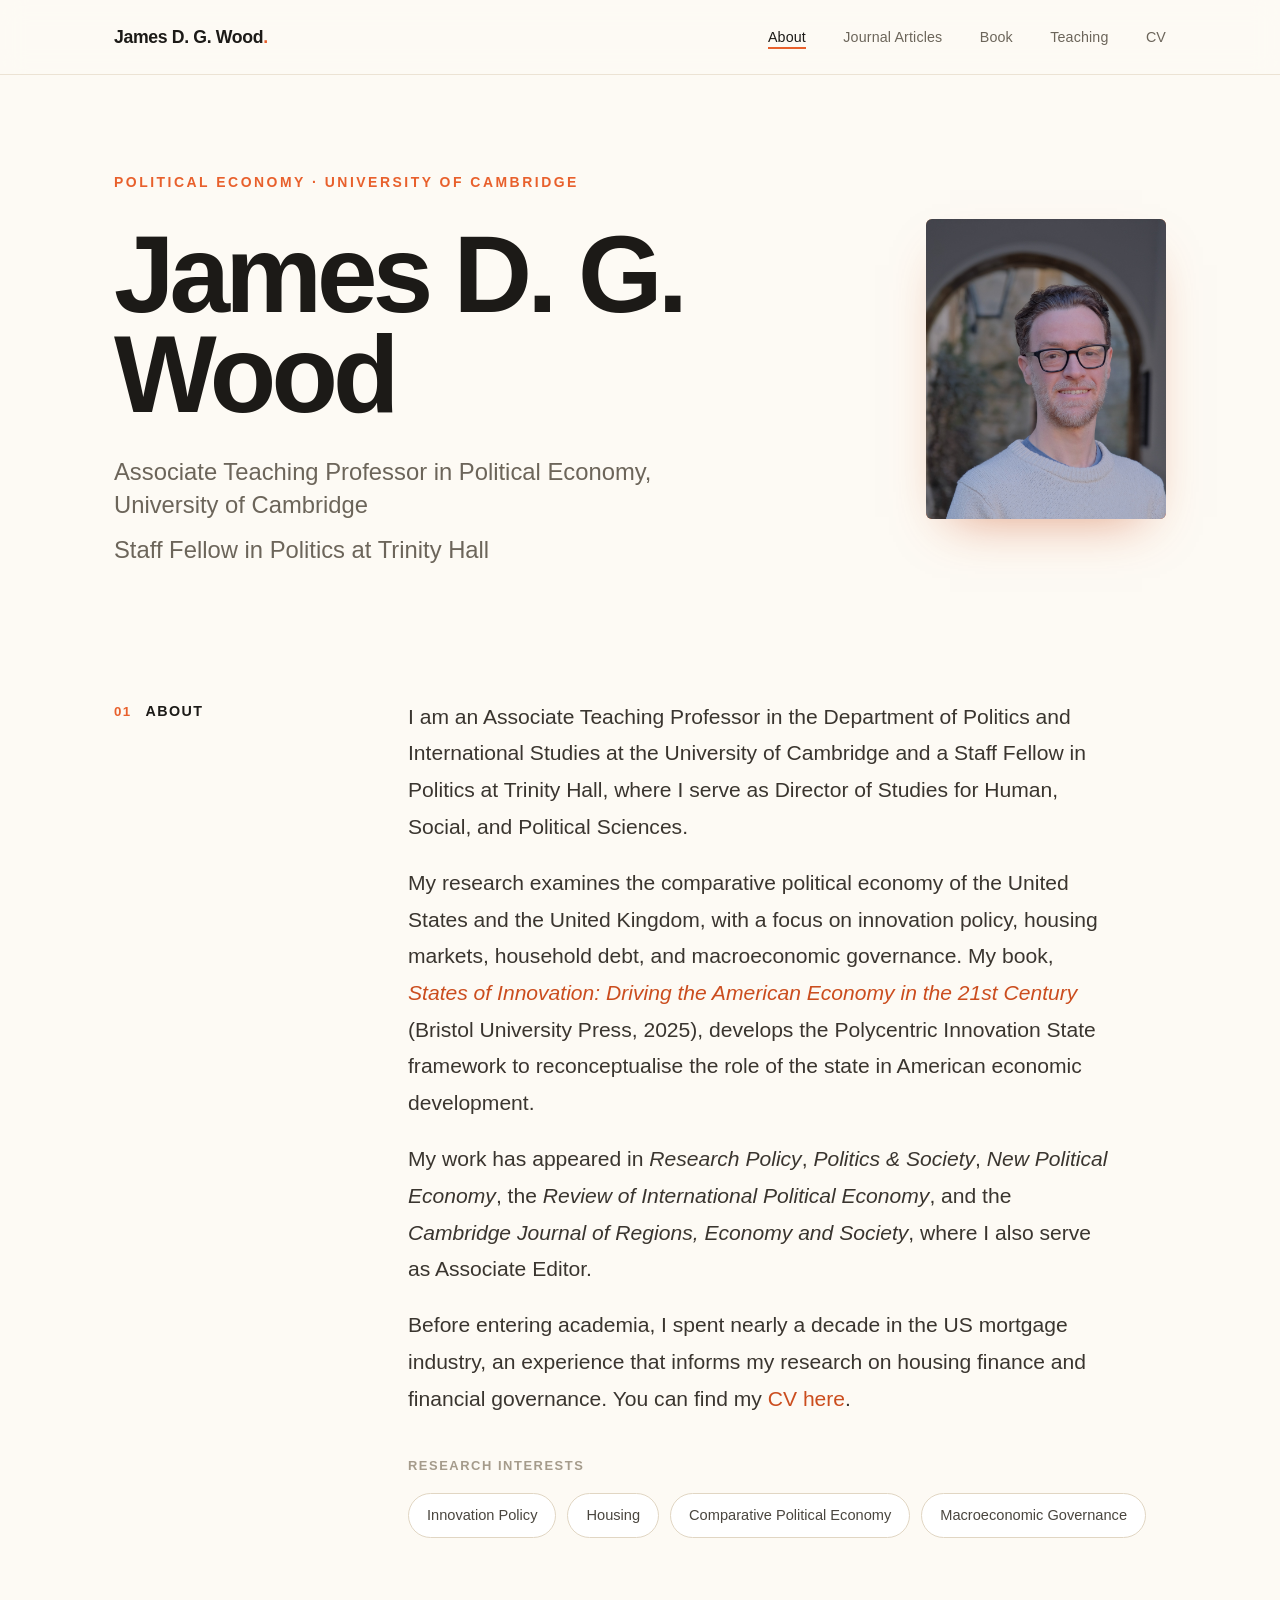
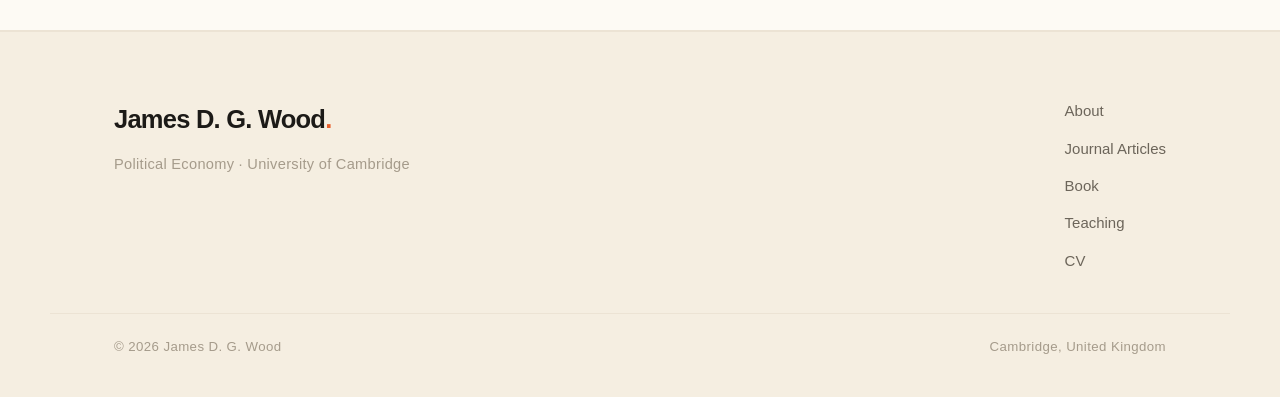
<file: index.html>
<!DOCTYPE html>
<html lang="en">
<head>
  <meta charset="UTF-8">
  <meta name="viewport" content="width=device-width, initial-scale=1.0">
  <meta name="description" content="James D. G. Wood – Associate Teaching Professor in Political Economy, University of Cambridge. Research on innovation policy, housing, and comparative political economy.">
  <title>James D. G. Wood – Political Economy, University of Cambridge</title>
  <link rel="stylesheet" href="style.css?v=8">
  <script>document.documentElement.classList.add('has-js')</script>
</head>
<body>

  <nav class="nav">
    <div class="nav-inner">
      <a href="index.html" class="nav-name">James D. G. Wood<span class="dot">.</span></a>
      <button class="menu-toggle" aria-label="Toggle menu" onclick="document.querySelector('.nav-links').classList.toggle('open')">
        <span></span><span></span><span></span>
      </button>
      <ul class="nav-links">
        <li><a href="index.html" class="active">About</a></li>
        <li><a href="journal-articles.html">Journal Articles</a></li>
        <li><a href="book.html">Book</a></li>
        <li><a href="teaching.html">Teaching</a></li>
        <li><a href="cv.html">CV</a></li>
      </ul>
    </div>
  </nav>

  <header class="hero">
    <div class="hero-inner">
      <div class="hero-main">
        <div class="kicker">Political Economy · University of Cambridge</div>
        <h1 class="hero-name">James D. G.<br>Wood</h1>
        <p class="hero-role"><span>Associate Teaching Professor in <span class="nb">Political Economy</span>, <span class="nb">University of Cambridge</span></span><span>Staff Fellow in Politics at Trinity Hall</span></p>
      </div>
      <div class="hero-portrait">
        <span class="ph">JW<small>Photo</small></span>
        <img src="JW.jpg" alt="James D. G. Wood" onerror="this.style.display='none'">
      </div>
    </div>
  </header>

  <main>
    <section class="band" data-reveal>
      <div class="band-inner two-col">
        <div class="col-label"><span class="idx">01</span><span>About</span></div>
        <div>
          <div class="prose">
            <p>I am an Associate Teaching Professor in the Department of Politics and International Studies at the University of Cambridge and a Staff Fellow in Politics at Trinity Hall, where I serve as Director of Studies for Human, Social, and Political Sciences.</p>

            <p>My research examines the comparative political economy of the United States and the United Kingdom, with a focus on innovation policy, housing markets, household debt, and macroeconomic governance. My book, <a href="book.html"><em>States of Innovation: Driving the American Economy in the 21st Century</em></a> (Bristol University Press, 2025), develops the Polycentric Innovation State framework to reconceptualise the role of the state in American economic development.</p>

            <p>My work has appeared in <em>Research Policy</em>, <em>Politics &amp; Society</em>, <em>New Political Economy</em>, the <em>Review of International Political Economy</em>, and the <em>Cambridge Journal of Regions, Economy and Society</em>, where I also serve as Associate Editor.</p>

            <p>Before entering academia, I spent nearly a decade in the US mortgage industry, an experience that informs my research on housing finance and financial governance. You can find my <a href="cv.html">CV here</a>.</p>
          </div>

          <p class="interests-label">Research Interests</p>
          <ul class="interests">
            <li>Innovation Policy</li>
            <li>Housing</li>
            <li>Comparative Political Economy</li>
            <li>Macroeconomic Governance</li>
          </ul>
        </div>
      </div>
    </section>
  </main>

  <footer class="site-footer">
    <div class="footer-inner">
      <div class="f-brand">
        <div class="f-name">James D. G. Wood<span class="dot">.</span></div>
        <p class="f-tag">Political Economy · University of Cambridge</p>
      </div>
      <nav class="f-nav">
        <a href="index.html">About</a>
        <a href="journal-articles.html">Journal Articles</a>
        <a href="book.html">Book</a>
        <a href="teaching.html">Teaching</a>
        <a href="cv.html">CV</a>
      </nav>
    </div>
    <div class="footer-base">
      <span>&copy; 2026 James D. G. Wood</span>
      <span>Cambridge, United Kingdom</span>
    </div>
  </footer>

  <script src="reveal.js" defer></script>
</body>
</html>
</file>
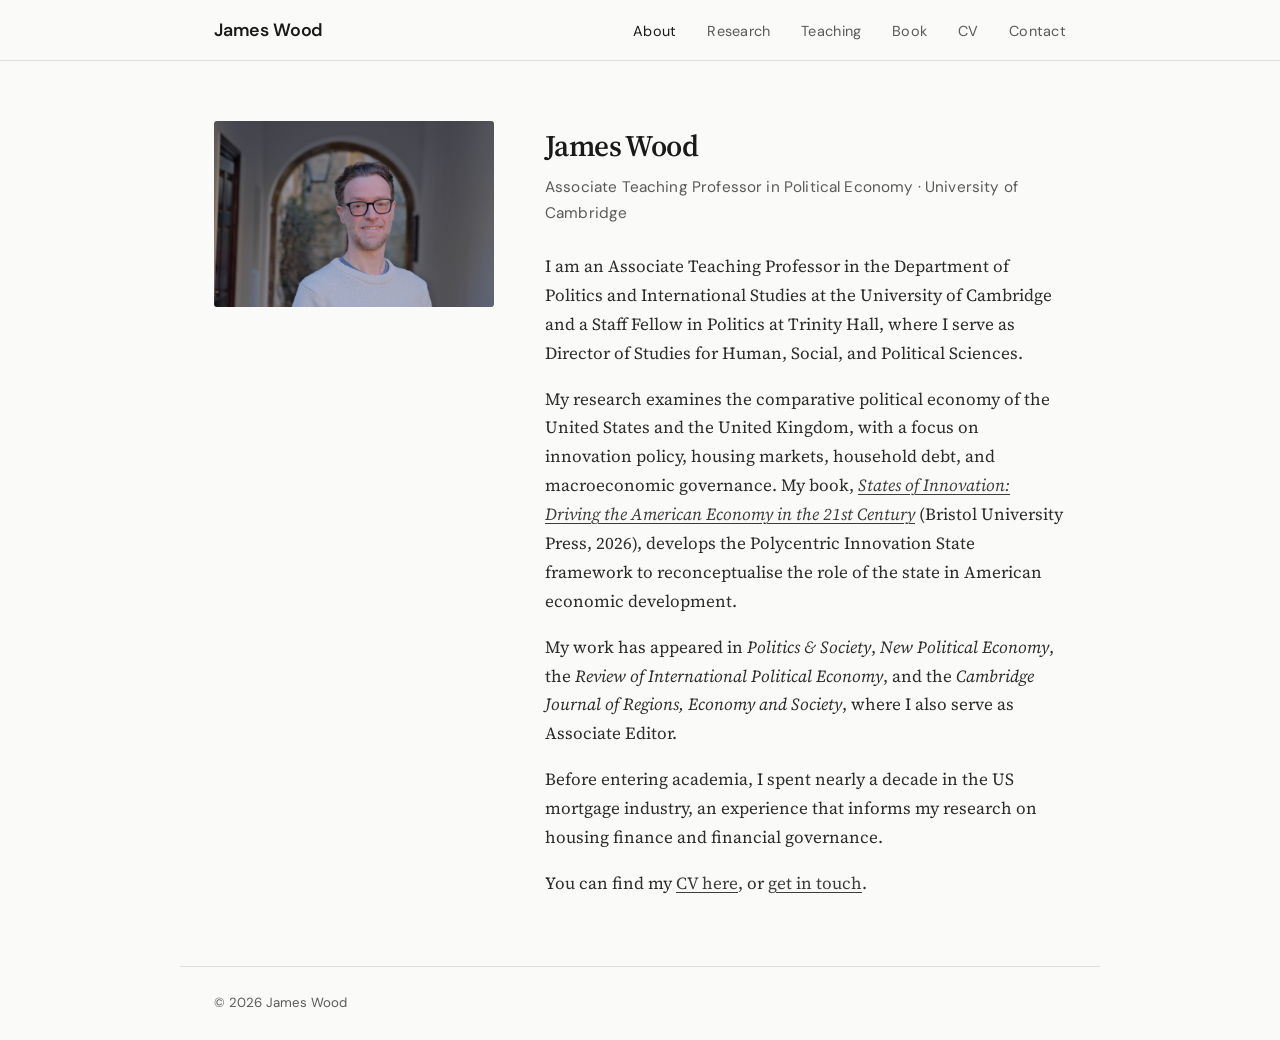
<file: files/index.html>
<!DOCTYPE html>
<html lang="en">
<head>
  <meta charset="UTF-8">
  <meta name="viewport" content="width=device-width, initial-scale=1.0">
  <meta name="description" content="James Wood – Associate Teaching Professor in Political Economy, University of Cambridge. Research on innovation policy, housing, and comparative political economy.">
  <title>James Wood – Political Economy, University of Cambridge</title>
  <link rel="preconnect" href="https://fonts.googleapis.com">
  <link rel="preconnect" href="https://fonts.gstatic.com" crossorigin>
  <link href="https://fonts.googleapis.com/css2?family=DM+Sans:wght@400;500;600&family=Source+Serif+4:ital,wght@0,400;0,600;1,400&display=swap" rel="stylesheet">
  <link rel="stylesheet" href="style.css">
</head>
<body>

  <nav>
    <div class="nav-inner">
      <a href="index.html" class="site-name">James Wood</a>
      <button class="menu-toggle" aria-label="Toggle menu" onclick="document.querySelector('.nav-links').classList.toggle('open')">
        <span></span><span></span><span></span>
      </button>
      <ul class="nav-links">
        <li><a href="index.html" class="active">About</a></li>
        <li><a href="research.html">Research</a></li>
        <li><a href="teaching.html">Teaching</a></li>
        <li><a href="book.html">Book</a></li>
        <li><a href="cv.html">CV</a></li>
        <li><a href="contact.html">Contact</a></li>
      </ul>
    </div>
  </nav>

  <main>
    <div class="home-layout">
      <div class="home-photo">
        <img src="JW.jpg" alt="James Wood">
      </div>
      <div class="home-text">
        <h1>James Wood</h1>
        <p class="subtitle">Associate Teaching Professor in Political Economy · University of Cambridge</p>

        <p>I am an Associate Teaching Professor in the Department of Politics and International Studies at the University of Cambridge and a Staff Fellow in Politics at Trinity Hall, where I serve as Director of Studies for Human, Social, and Political Sciences.</p>

        <p>My research examines the comparative political economy of the United States and the United Kingdom, with a focus on innovation policy, housing markets, household debt, and macroeconomic governance. My book, <a href="book.html"><em>States of Innovation: Driving the American Economy in the 21st Century</em></a> (Bristol University Press, 2026), develops the Polycentric Innovation State framework to reconceptualise the role of the state in American economic development.</p>

        <p>My work has appeared in <em>Politics &amp; Society</em>, <em>New Political Economy</em>, the <em>Review of International Political Economy</em>, and the <em>Cambridge Journal of Regions, Economy and Society</em>, where I also serve as Associate Editor.</p>

        <p>Before entering academia, I spent nearly a decade in the US mortgage industry, an experience that informs my research on housing finance and financial governance.</p>

        <p>You can find my <a href="cv.html">CV here</a>, or <a href="contact.html">get in touch</a>.</p>
      </div>
    </div>
  </main>

  <footer>
    &copy; 2026 James Wood
  </footer>

</body>
</html>
</file>
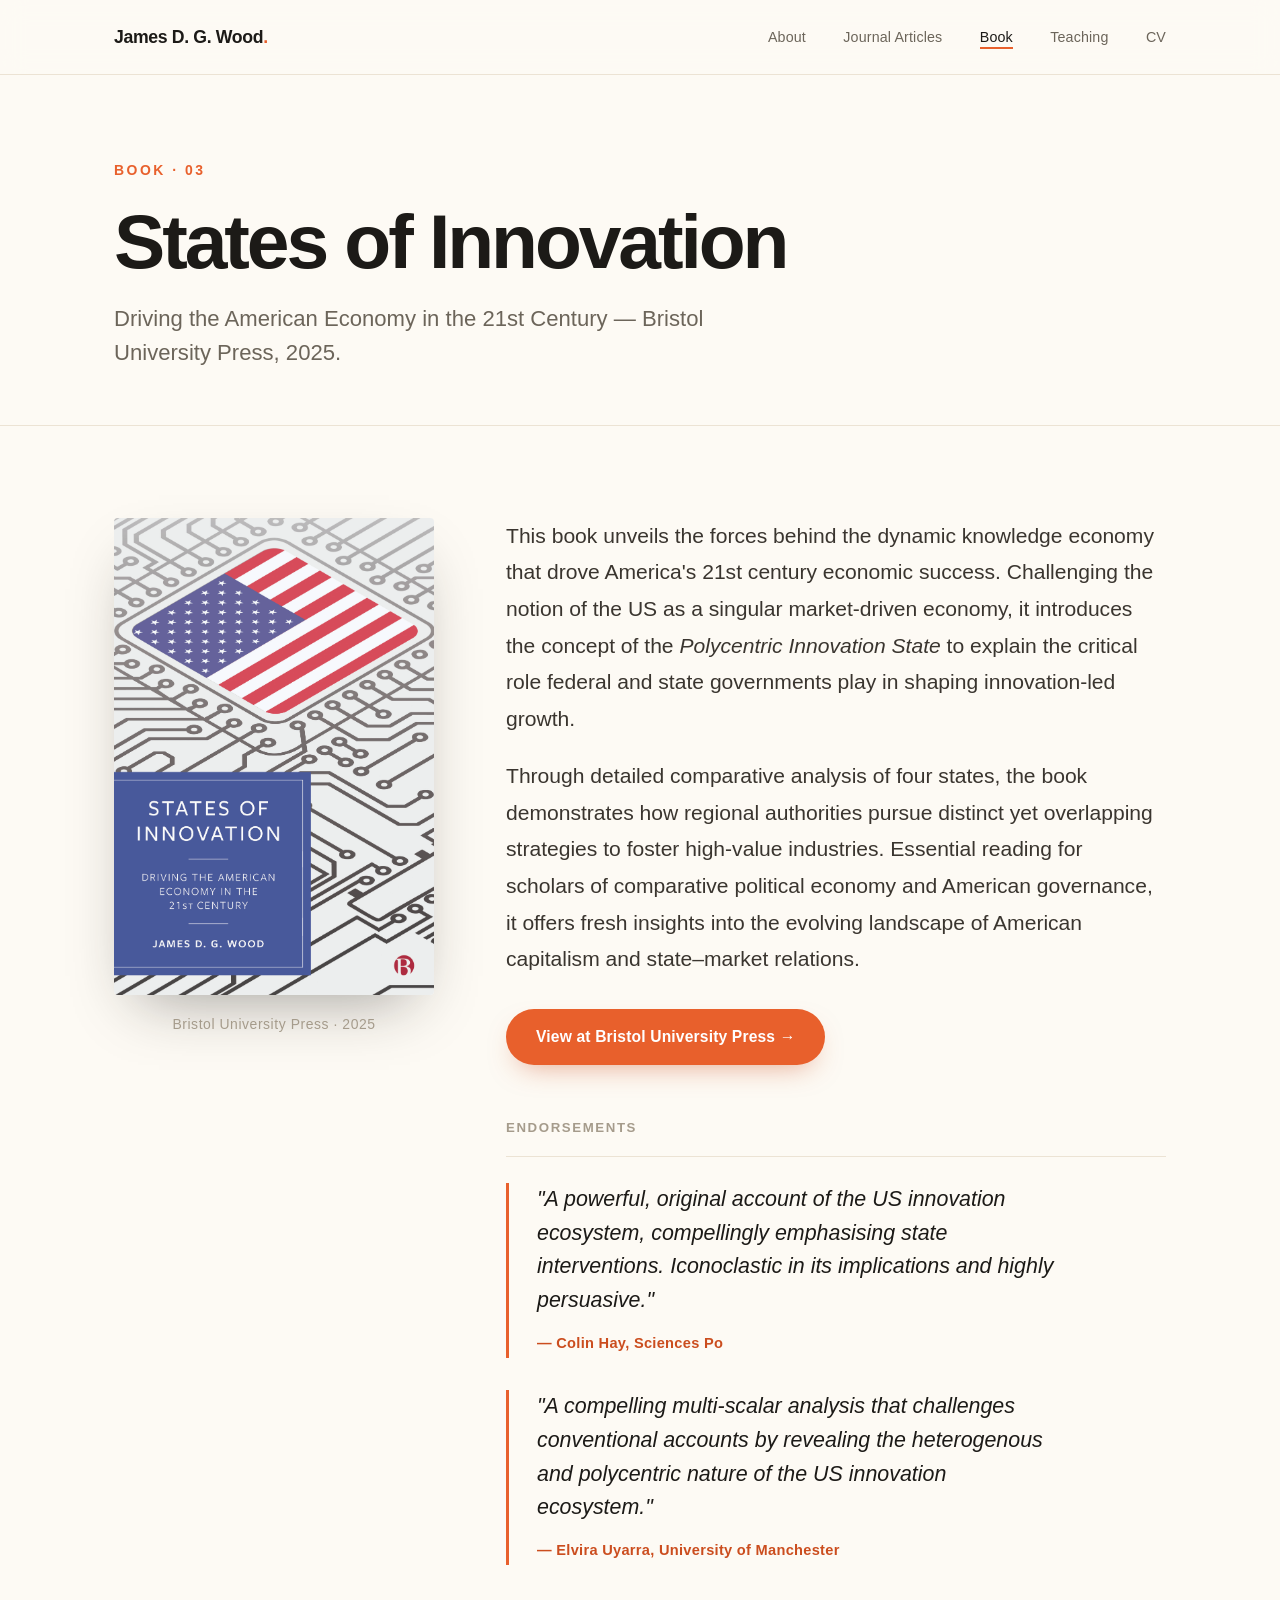
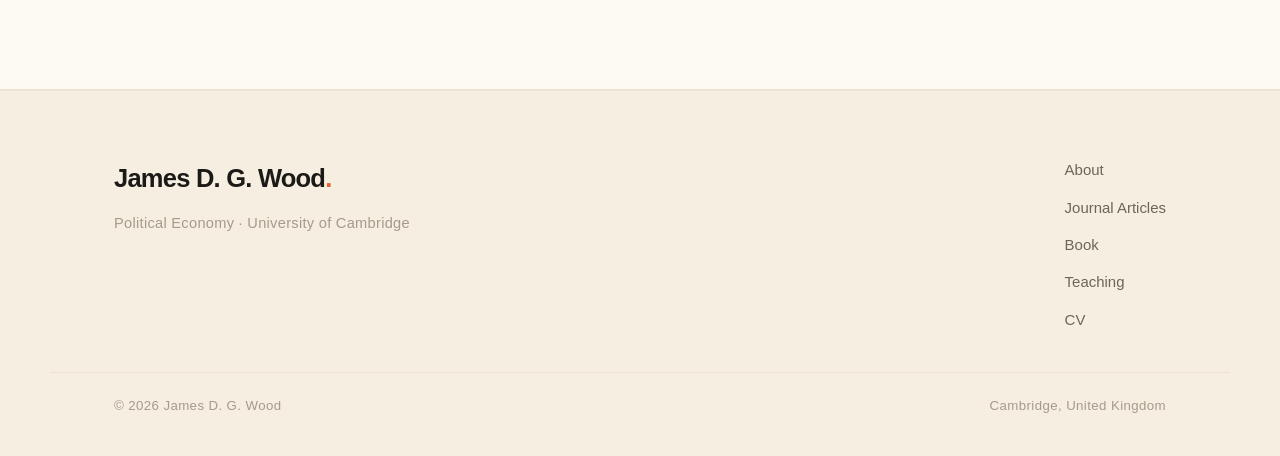
<file: book.html>
<!DOCTYPE html>
<html lang="en">
<head>
  <meta charset="UTF-8">
  <meta name="viewport" content="width=device-width, initial-scale=1.0">
  <meta name="description" content="States of Innovation: Driving the American Economy in the 21st Century – James D. G. Wood, Bristol University Press, 2025.">
  <title>Book – James D. G. Wood</title>
  <link rel="stylesheet" href="style.css?v=7">
  <script>document.documentElement.classList.add('has-js')</script>
</head>
<body>

  <nav class="nav">
    <div class="nav-inner">
      <a href="index.html" class="nav-name">James D. G. Wood<span class="dot">.</span></a>
      <button class="menu-toggle" aria-label="Toggle menu" onclick="document.querySelector('.nav-links').classList.toggle('open')">
        <span></span><span></span><span></span>
      </button>
      <ul class="nav-links">
        <li><a href="index.html">About</a></li>
        <li><a href="journal-articles.html">Journal Articles</a></li>
        <li><a href="book.html" class="active">Book</a></li>
        <li><a href="teaching.html">Teaching</a></li>
        <li><a href="cv.html">CV</a></li>
      </ul>
    </div>
  </nav>

  <main>
    <section class="page-head">
      <div class="wrap">
        <div class="kicker">Book · 03</div>
        <h1 class="page-title">States of Innovation</h1>
        <p class="page-desc">Driving the American Economy in the 21st Century — Bristol University Press, 2025.</p>
      </div>
    </section>

    <section class="band">
      <div class="band-inner">
        <div class="book-grid" data-reveal>
          <div class="book-cover">
            <a href="https://bristoluniversitypress.co.uk/states-of-innovation" target="_blank" rel="noopener">
              <img src="book-cover.jpg" alt="States of Innovation: Driving the American Economy in the 21st Century — book cover">
            </a>
            <p class="book-pub">Bristol University Press · 2025</p>
          </div>
          <div>
            <div class="book-body">
              <p>This book unveils the forces behind the dynamic knowledge economy that drove America's 21st century economic success. Challenging the notion of the US as a singular market-driven economy, it introduces the concept of the <em>Polycentric Innovation State</em> to explain the critical role federal and state governments play in shaping innovation-led growth.</p>

              <p>Through detailed comparative analysis of four states, the book demonstrates how regional authorities pursue distinct yet overlapping strategies to foster high-value industries. Essential reading for scholars of comparative political economy and American governance, it offers fresh insights into the evolving landscape of American capitalism and state–market relations.</p>
            </div>

            <a class="book-cta" href="https://bristoluniversitypress.co.uk/states-of-innovation" target="_blank" rel="noopener">View at Bristol University Press →</a>

            <p class="endorse-label">Endorsements</p>

            <blockquote class="endorse" data-reveal>
              <p>"A powerful, original account of the US innovation ecosystem, compellingly emphasising state interventions. Iconoclastic in its implications and highly persuasive."</p>
              <cite>— Colin Hay, Sciences Po</cite>
            </blockquote>

            <blockquote class="endorse" data-reveal>
              <p>"A compelling multi-scalar analysis that challenges conventional accounts by revealing the heterogenous and polycentric nature of the US innovation ecosystem."</p>
              <cite>— Elvira Uyarra, University of Manchester</cite>
            </blockquote>
          </div>
        </div>
      </div>
    </section>
  </main>

  <footer class="site-footer">
    <div class="footer-inner">
      <div class="f-brand">
        <div class="f-name">James D. G. Wood<span class="dot">.</span></div>
        <p class="f-tag">Political Economy · University of Cambridge</p>
      </div>
      <nav class="f-nav">
        <a href="index.html">About</a>
        <a href="journal-articles.html">Journal Articles</a>
        <a href="book.html">Book</a>
        <a href="teaching.html">Teaching</a>
        <a href="cv.html">CV</a>
      </nav>
    </div>
    <div class="footer-base">
      <span>&copy; 2026 James D. G. Wood</span>
      <span>Cambridge, United Kingdom</span>
    </div>
  </footer>

  <script src="reveal.js" defer></script>
</body>
</html>
</file>
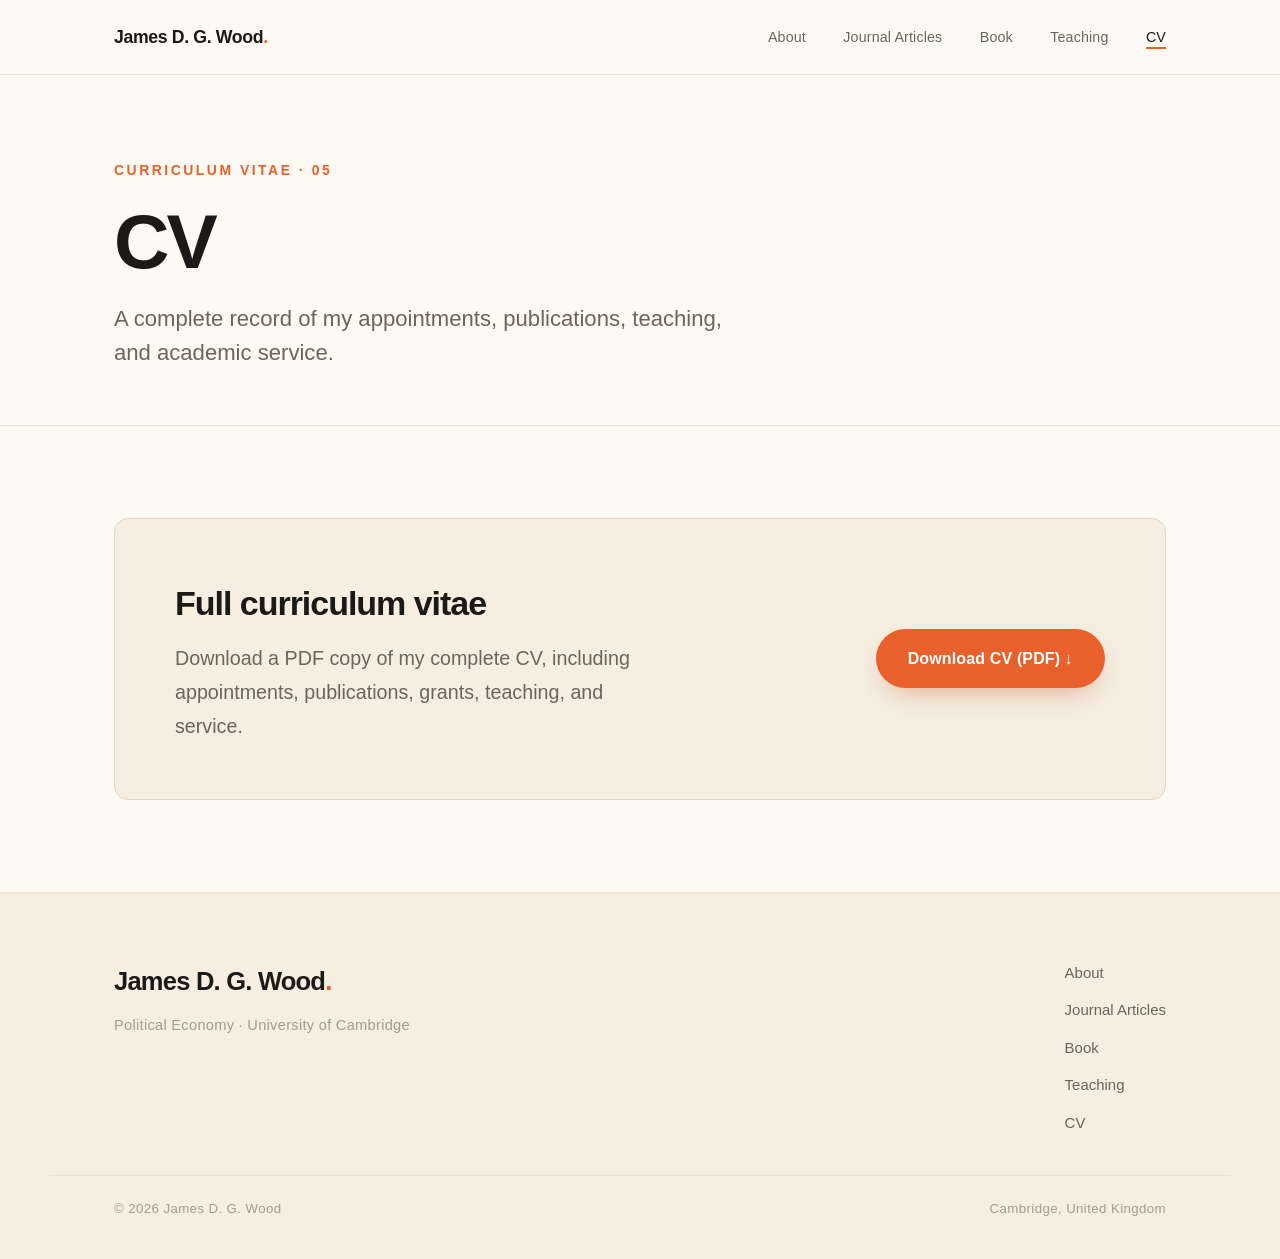
<file: cv.html>
<!DOCTYPE html>
<html lang="en">
<head>
  <meta charset="UTF-8">
  <meta name="viewport" content="width=device-width, initial-scale=1.0">
  <meta name="description" content="CV – James D. G. Wood, University of Cambridge">
  <title>CV – James D. G. Wood</title>
  <link rel="stylesheet" href="style.css?v=3">
  <script>document.documentElement.classList.add('has-js')</script>
</head>
<body>

  <nav class="nav">
    <div class="nav-inner">
      <a href="index.html" class="nav-name">James D. G. Wood<span class="dot">.</span></a>
      <button class="menu-toggle" aria-label="Toggle menu" onclick="document.querySelector('.nav-links').classList.toggle('open')">
        <span></span><span></span><span></span>
      </button>
      <ul class="nav-links">
        <li><a href="index.html">About</a></li>
        <li><a href="journal-articles.html">Journal Articles</a></li>
        <li><a href="book.html">Book</a></li>
        <li><a href="teaching.html">Teaching</a></li>
        <li><a href="cv.html" class="active">CV</a></li>
      </ul>
    </div>
  </nav>

  <main>
    <section class="page-head">
      <div class="wrap">
        <div class="kicker">Curriculum Vitae · 05</div>
        <h1 class="page-title">CV</h1>
        <p class="page-desc">A complete record of my appointments, publications, teaching, and academic service.</p>
      </div>
    </section>

    <section class="band">
      <div class="band-inner">
        <div class="cv-card" data-reveal>
          <div>
            <h2>Full curriculum vitae</h2>
            <p>Download a PDF copy of my complete CV, including appointments, publications, grants, teaching, and service.</p>
          </div>
          <a href="cv.pdf" class="cv-download" download>Download CV (PDF) ↓</a>
        </div>
      </div>
    </section>
  </main>

  <footer class="site-footer">
    <div class="footer-inner">
      <div class="f-brand">
        <div class="f-name">James D. G. Wood<span class="dot">.</span></div>
        <p class="f-tag">Political Economy · University of Cambridge</p>
      </div>
      <nav class="f-nav">
        <a href="index.html">About</a>
        <a href="journal-articles.html">Journal Articles</a>
        <a href="book.html">Book</a>
        <a href="teaching.html">Teaching</a>
        <a href="cv.html">CV</a>
      </nav>
    </div>
    <div class="footer-base">
      <span>&copy; 2026 James D. G. Wood</span>
      <span>Cambridge, United Kingdom</span>
    </div>
  </footer>

  <script src="reveal.js" defer></script>
</body>
</html>
</file>
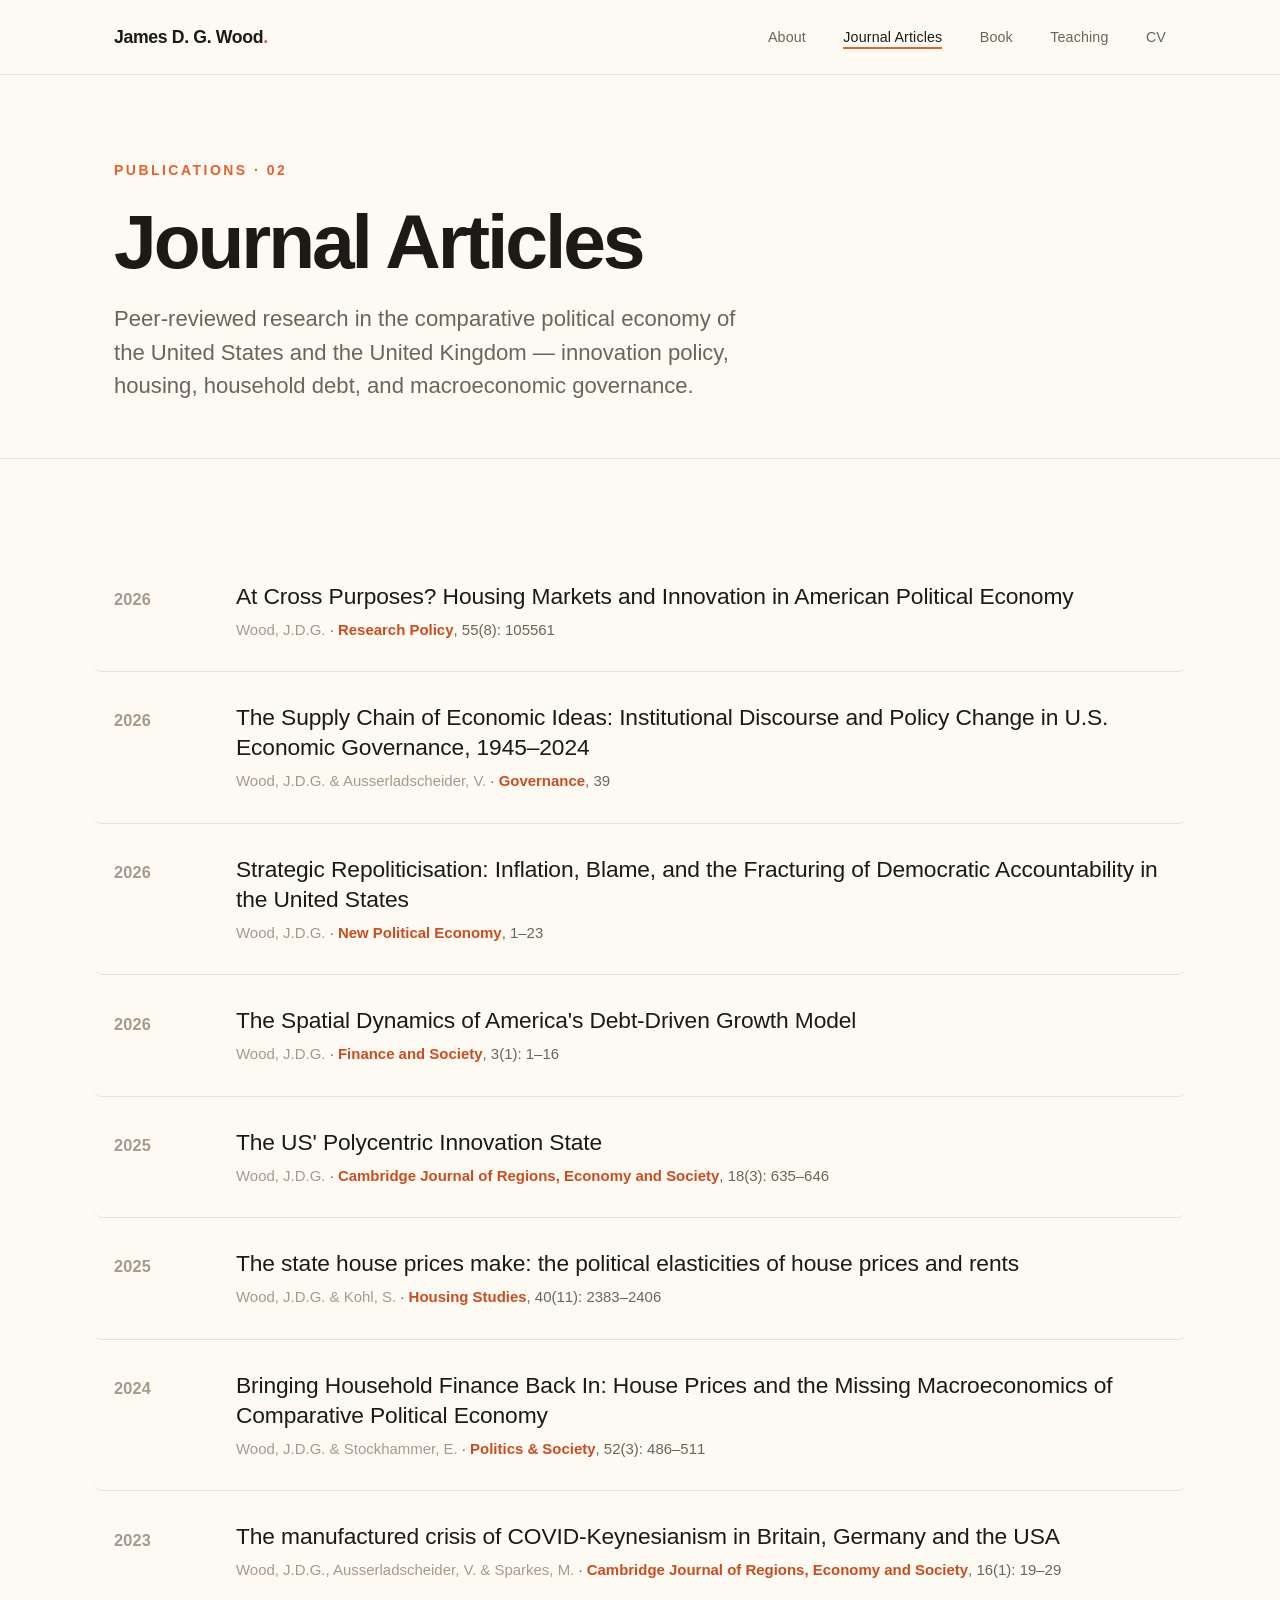
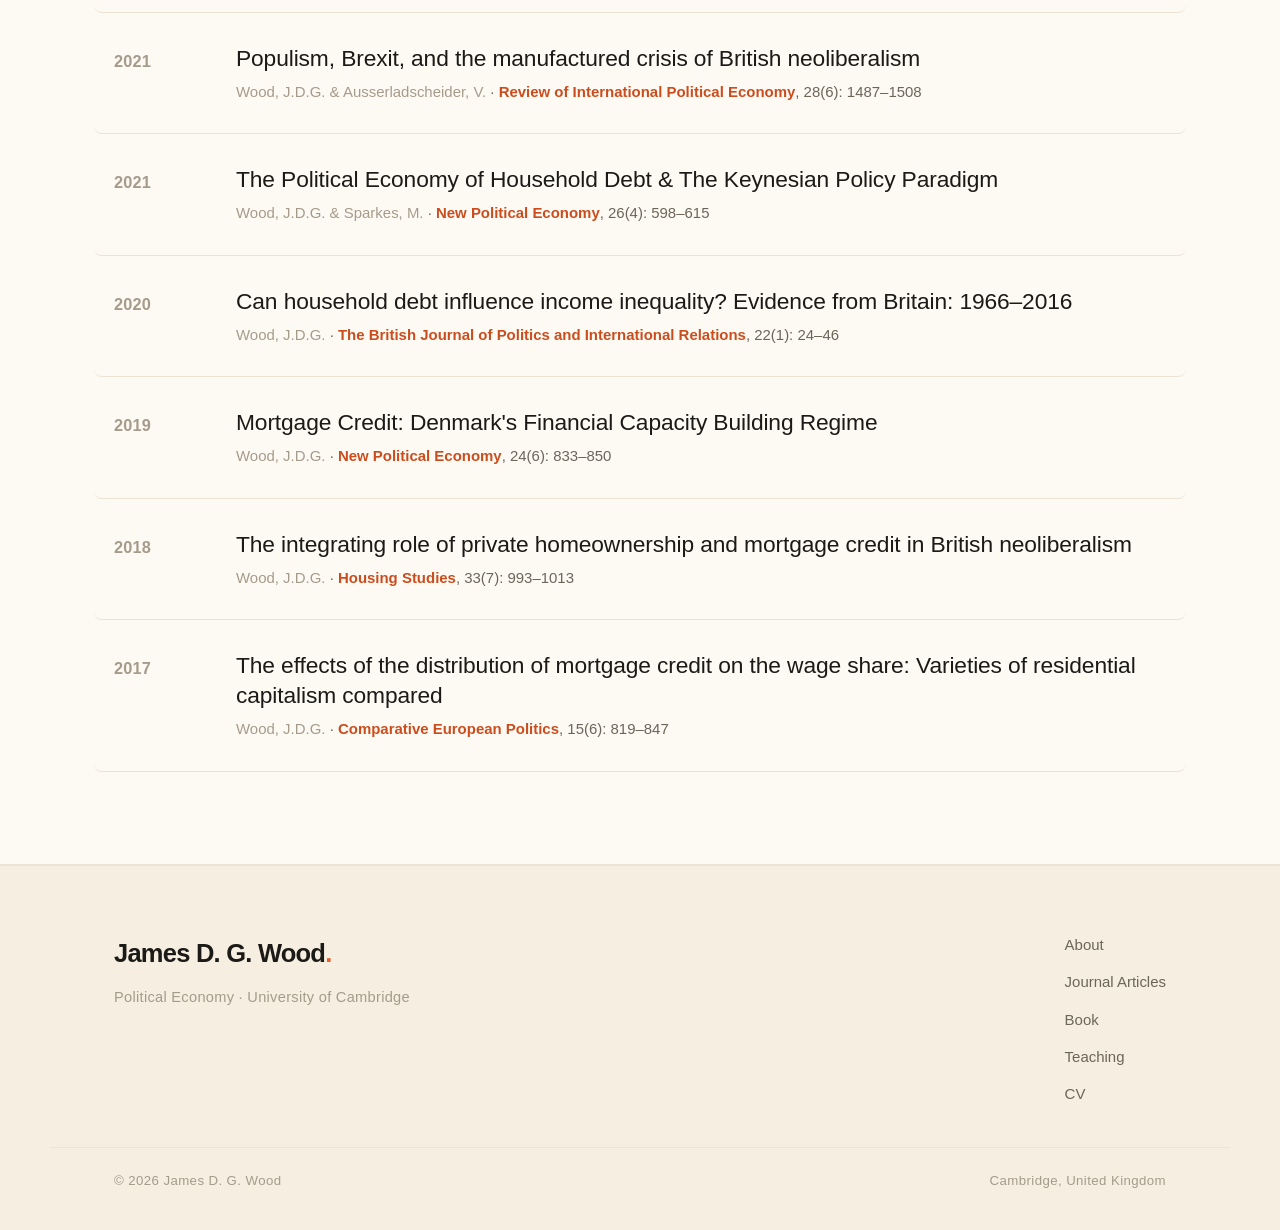
<file: journal-articles.html>
<!DOCTYPE html>
<html lang="en">
<head>
  <meta charset="UTF-8">
  <meta name="viewport" content="width=device-width, initial-scale=1.0">
  <meta name="description" content="Journal Articles – James D. G. Wood, University of Cambridge">
  <title>Journal Articles – James D. G. Wood</title>
  <link rel="stylesheet" href="style.css?v=3">
  <script>document.documentElement.classList.add('has-js')</script>
</head>
<body>

  <nav class="nav">
    <div class="nav-inner">
      <a href="index.html" class="nav-name">James D. G. Wood<span class="dot">.</span></a>
      <button class="menu-toggle" aria-label="Toggle menu" onclick="document.querySelector('.nav-links').classList.toggle('open')">
        <span></span><span></span><span></span>
      </button>
      <ul class="nav-links">
        <li><a href="index.html">About</a></li>
        <li><a href="journal-articles.html" class="active">Journal Articles</a></li>
        <li><a href="book.html">Book</a></li>
        <li><a href="teaching.html">Teaching</a></li>
        <li><a href="cv.html">CV</a></li>
      </ul>
    </div>
  </nav>

  <main>
    <section class="page-head">
      <div class="wrap">
        <div class="kicker">Publications · 02</div>
        <h1 class="page-title">Journal Articles</h1>
        <p class="page-desc">Peer-reviewed research in the comparative political economy of the United States and the United Kingdom — innovation policy, housing, household debt, and macroeconomic governance.</p>
      </div>
    </section>

    <section class="band">
      <div class="band-inner">
        <div class="pub-list">

          <a class="pub" data-reveal href="https://www.sciencedirect.com/science/article/pii/S0048733326001526" target="_blank" rel="noopener noreferrer">
            <div class="pub-year">2026</div>
            <div class="pub-body">
              <h3 class="pub-title">At Cross Purposes? Housing Markets and Innovation in American Political Economy</h3>
              <p class="pub-meta"><span class="authors">Wood, J.D.G.</span> · <span class="venue">Research Policy</span>, 55(8): 105561</p>
            </div>
          </a>

          <a class="pub" data-reveal href="https://onlinelibrary.wiley.com/doi/10.1111/gove.70132" target="_blank" rel="noopener noreferrer">
            <div class="pub-year">2026</div>
            <div class="pub-body">
              <h3 class="pub-title">The Supply Chain of Economic Ideas: Institutional Discourse and Policy Change in U.S. Economic Governance, 1945–2024</h3>
              <p class="pub-meta"><span class="authors">Wood, J.D.G. &amp; Ausserladscheider, V.</span> · <span class="venue">Governance</span>, 39</p>
            </div>
          </a>

          <a class="pub" data-reveal href="https://www.tandfonline.com/doi/full/10.1080/13563467.2026.2619677" target="_blank" rel="noopener noreferrer">
            <div class="pub-year">2026</div>
            <div class="pub-body">
              <h3 class="pub-title">Strategic Repoliticisation: Inflation, Blame, and the Fracturing of Democratic Accountability in the United States</h3>
              <p class="pub-meta"><span class="authors">Wood, J.D.G.</span> · <span class="venue">New Political Economy</span>, 1–23</p>
            </div>
          </a>

          <a class="pub" data-reveal href="https://www.tandfonline.com/doi/full/10.1080/2833115X.2026.2639402" target="_blank" rel="noopener noreferrer">
            <div class="pub-year">2026</div>
            <div class="pub-body">
              <h3 class="pub-title">The Spatial Dynamics of America's Debt-Driven Growth Model</h3>
              <p class="pub-meta"><span class="authors">Wood, J.D.G.</span> · <span class="venue">Finance and Society</span>, 3(1): 1–16</p>
            </div>
          </a>

          <a class="pub" data-reveal href="https://academic.oup.com/cjres/article/18/3/635/8232609" target="_blank" rel="noopener noreferrer">
            <div class="pub-year">2025</div>
            <div class="pub-body">
              <h3 class="pub-title">The US' Polycentric Innovation State</h3>
              <p class="pub-meta"><span class="authors">Wood, J.D.G.</span> · <span class="venue">Cambridge Journal of Regions, Economy and Society</span>, 18(3): 635–646</p>
            </div>
          </a>

          <a class="pub" data-reveal href="https://www.tandfonline.com/doi/full/10.1080/02673037.2024.2400155" target="_blank" rel="noopener noreferrer">
            <div class="pub-year">2025</div>
            <div class="pub-body">
              <h3 class="pub-title">The state house prices make: the political elasticities of house prices and rents</h3>
              <p class="pub-meta"><span class="authors">Wood, J.D.G. &amp; Kohl, S.</span> · <span class="venue">Housing Studies</span>, 40(11): 2383–2406</p>
            </div>
          </a>

          <a class="pub" data-reveal href="https://journals.sagepub.com/doi/10.1177/00323292231201480" target="_blank" rel="noopener noreferrer">
            <div class="pub-year">2024</div>
            <div class="pub-body">
              <h3 class="pub-title">Bringing Household Finance Back In: House Prices and the Missing Macroeconomics of Comparative Political Economy</h3>
              <p class="pub-meta"><span class="authors">Wood, J.D.G. &amp; Stockhammer, E.</span> · <span class="venue">Politics &amp; Society</span>, 52(3): 486–511</p>
            </div>
          </a>

          <a class="pub" data-reveal href="https://academic.oup.com/cjres/article/16/1/19/6653315" target="_blank" rel="noopener noreferrer">
            <div class="pub-year">2023</div>
            <div class="pub-body">
              <h3 class="pub-title">The manufactured crisis of COVID-Keynesianism in Britain, Germany and the USA</h3>
              <p class="pub-meta"><span class="authors">Wood, J.D.G., Ausserladscheider, V. &amp; Sparkes, M.</span> · <span class="venue">Cambridge Journal of Regions, Economy and Society</span>, 16(1): 19–29</p>
            </div>
          </a>

          <a class="pub" data-reveal href="https://www.tandfonline.com/doi/full/10.1080/09692290.2020.1786435" target="_blank" rel="noopener noreferrer">
            <div class="pub-year">2021</div>
            <div class="pub-body">
              <h3 class="pub-title">Populism, Brexit, and the manufactured crisis of British neoliberalism</h3>
              <p class="pub-meta"><span class="authors">Wood, J.D.G. &amp; Ausserladscheider, V.</span> · <span class="venue">Review of International Political Economy</span>, 28(6): 1487–1508</p>
            </div>
          </a>

          <a class="pub" data-reveal href="https://www.tandfonline.com/doi/full/10.1080/13563467.2020.1782364" target="_blank" rel="noopener noreferrer">
            <div class="pub-year">2021</div>
            <div class="pub-body">
              <h3 class="pub-title">The Political Economy of Household Debt &amp; The Keynesian Policy Paradigm</h3>
              <p class="pub-meta"><span class="authors">Wood, J.D.G. &amp; Sparkes, M.</span> · <span class="venue">New Political Economy</span>, 26(4): 598–615</p>
            </div>
          </a>

          <a class="pub" data-reveal href="https://journals.sagepub.com/doi/abs/10.1177/1369148119888830" target="_blank" rel="noopener noreferrer">
            <div class="pub-year">2020</div>
            <div class="pub-body">
              <h3 class="pub-title">Can household debt influence income inequality? Evidence from Britain: 1966–2016</h3>
              <p class="pub-meta"><span class="authors">Wood, J.D.G.</span> · <span class="venue">The British Journal of Politics and International Relations</span>, 22(1): 24–46</p>
            </div>
          </a>

          <a class="pub" data-reveal href="https://www.tandfonline.com/doi/full/10.1080/13563467.2018.1545755" target="_blank" rel="noopener noreferrer">
            <div class="pub-year">2019</div>
            <div class="pub-body">
              <h3 class="pub-title">Mortgage Credit: Denmark's Financial Capacity Building Regime</h3>
              <p class="pub-meta"><span class="authors">Wood, J.D.G.</span> · <span class="venue">New Political Economy</span>, 24(6): 833–850</p>
            </div>
          </a>

          <a class="pub" data-reveal href="https://www.tandfonline.com/doi/full/10.1080/02673037.2017.1414159" target="_blank" rel="noopener noreferrer">
            <div class="pub-year">2018</div>
            <div class="pub-body">
              <h3 class="pub-title">The integrating role of private homeownership and mortgage credit in British neoliberalism</h3>
              <p class="pub-meta"><span class="authors">Wood, J.D.G.</span> · <span class="venue">Housing Studies</span>, 33(7): 993–1013</p>
            </div>
          </a>

          <a class="pub" data-reveal href="https://link.springer.com/article/10.1057/s41295-016-0006-5" target="_blank" rel="noopener noreferrer">
            <div class="pub-year">2017</div>
            <div class="pub-body">
              <h3 class="pub-title">The effects of the distribution of mortgage credit on the wage share: Varieties of residential capitalism compared</h3>
              <p class="pub-meta"><span class="authors">Wood, J.D.G.</span> · <span class="venue">Comparative European Politics</span>, 15(6): 819–847</p>
            </div>
          </a>

        </div>
      </div>
    </section>
  </main>

  <footer class="site-footer">
    <div class="footer-inner">
      <div class="f-brand">
        <div class="f-name">James D. G. Wood<span class="dot">.</span></div>
        <p class="f-tag">Political Economy · University of Cambridge</p>
      </div>
      <nav class="f-nav">
        <a href="index.html">About</a>
        <a href="journal-articles.html">Journal Articles</a>
        <a href="book.html">Book</a>
        <a href="teaching.html">Teaching</a>
        <a href="cv.html">CV</a>
      </nav>
    </div>
    <div class="footer-base">
      <span>&copy; 2026 James D. G. Wood</span>
      <span>Cambridge, United Kingdom</span>
    </div>
  </footer>

  <script src="reveal.js" defer></script>
</body>
</html>
</file>
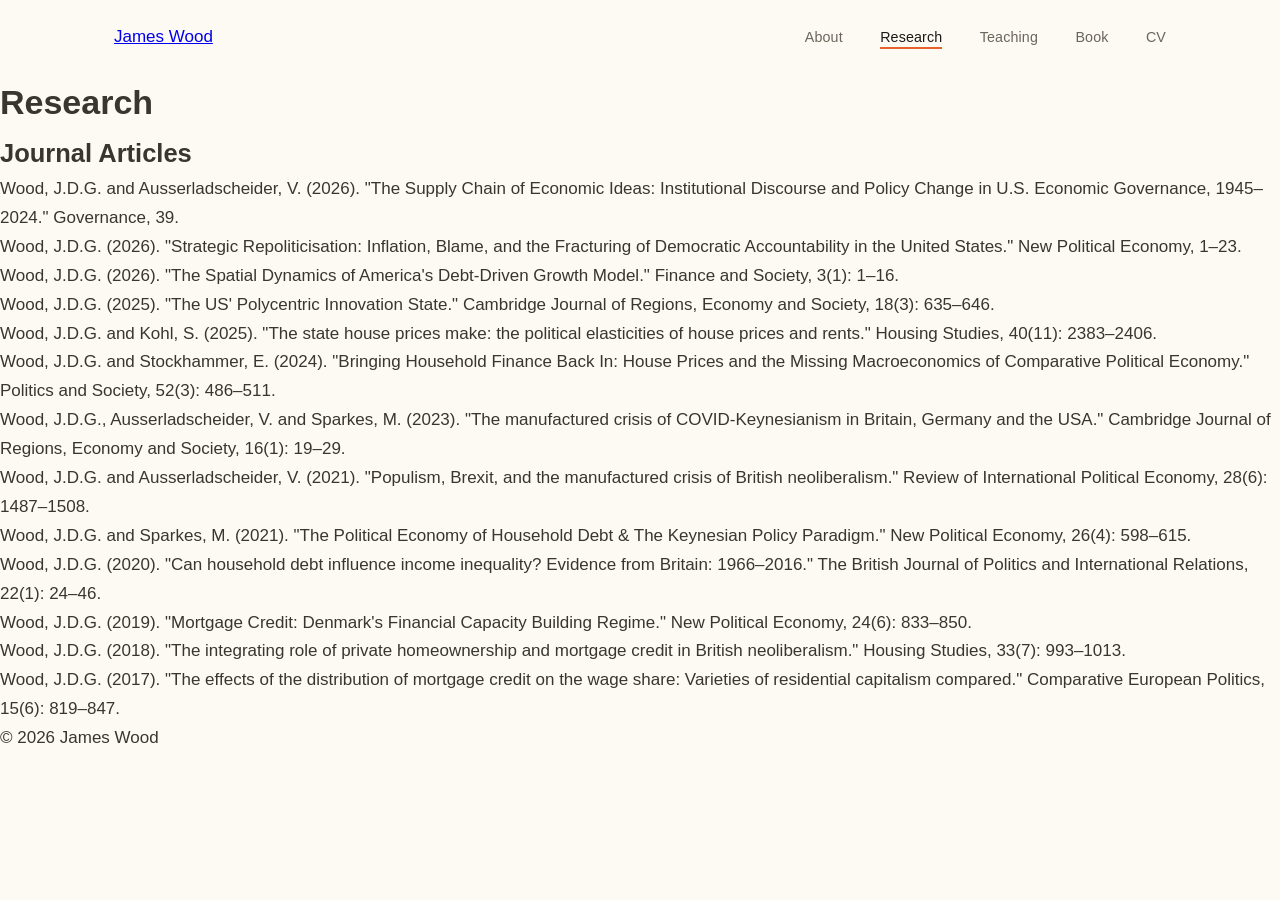
<file: research.html>
<!DOCTYPE html>
<html lang="en">
<head>
  <meta charset="UTF-8">
  <meta name="viewport" content="width=device-width, initial-scale=1.0">
  <meta name="description" content="Research – James D. G. Wood, University of Cambridge">
  <title>Research – James Wood</title>
  <link rel="preconnect" href="https://fonts.googleapis.com">
  <link rel="preconnect" href="https://fonts.gstatic.com" crossorigin>
  <link href="https://fonts.googleapis.com/css2?family=DM+Sans:wght@400;500;600&family=Libre+Baskerville:ital,wght@0,400;0,700;1,400&family=Source+Serif+4:ital,wght@0,400;0,600;1,400&display=swap" rel="stylesheet">
  <link rel="stylesheet" href="style.css">
</head>
<body>

  <nav>
    <div class="nav-inner">
      <a href="index.html" class="site-name">James Wood</a>
      <button class="menu-toggle" aria-label="Toggle menu" onclick="document.querySelector('.nav-links').classList.toggle('open')">
        <span></span><span></span><span></span>
      </button>
      <ul class="nav-links">
        <li><a href="index.html">About</a></li>
        <li><a href="research.html" class="active">Research</a></li>
        <li><a href="teaching.html">Teaching</a></li>
        <li><a href="book.html">Book</a></li>
        <li><a href="cv.html">CV</a></li>
      </ul>
    </div>
  </nav>

  <main>
    <div class="page-header">
      <h1>Research</h1>
    </div>

    <div class="section-group">
      <h2>Journal Articles</h2>

      <div class="pub-item">
        <p>Wood, J.D.G. and Ausserladscheider, V. (2026). "The Supply Chain of Economic Ideas: Institutional Discourse and Policy Change in U.S. Economic Governance, 1945–2024." <span class="pub-venue">Governance</span>, 39.</p>
      </div>

      <div class="pub-item">
        <p>Wood, J.D.G. (2026). "Strategic Repoliticisation: Inflation, Blame, and the Fracturing of Democratic Accountability in the United States." <span class="pub-venue">New Political Economy</span>, 1–23.</p>
      </div>

      <div class="pub-item">
        <p>Wood, J.D.G. (2026). "The Spatial Dynamics of America's Debt-Driven Growth Model." <span class="pub-venue">Finance and Society</span>, 3(1): 1–16.</p>
      </div>

      <div class="pub-item">
        <p>Wood, J.D.G. (2025). "The US' Polycentric Innovation State." <span class="pub-venue">Cambridge Journal of Regions, Economy and Society</span>, 18(3): 635–646.</p>
      </div>

      <div class="pub-item">
        <p>Wood, J.D.G. and Kohl, S. (2025). "The state house prices make: the political elasticities of house prices and rents." <span class="pub-venue">Housing Studies</span>, 40(11): 2383–2406.</p>
      </div>

      <div class="pub-item">
        <p>Wood, J.D.G. and Stockhammer, E. (2024). "Bringing Household Finance Back In: House Prices and the Missing Macroeconomics of Comparative Political Economy." <span class="pub-venue">Politics and Society</span>, 52(3): 486–511.</p>
      </div>

      <div class="pub-item">
        <p>Wood, J.D.G., Ausserladscheider, V. and Sparkes, M. (2023). "The manufactured crisis of COVID-Keynesianism in Britain, Germany and the USA." <span class="pub-venue">Cambridge Journal of Regions, Economy and Society</span>, 16(1): 19–29.</p>
      </div>

      <div class="pub-item">
        <p>Wood, J.D.G. and Ausserladscheider, V. (2021). "Populism, Brexit, and the manufactured crisis of British neoliberalism." <span class="pub-venue">Review of International Political Economy</span>, 28(6): 1487–1508.</p>
      </div>

      <div class="pub-item">
        <p>Wood, J.D.G. and Sparkes, M. (2021). "The Political Economy of Household Debt &amp; The Keynesian Policy Paradigm." <span class="pub-venue">New Political Economy</span>, 26(4): 598–615.</p>
      </div>

      <div class="pub-item">
        <p>Wood, J.D.G. (2020). "Can household debt influence income inequality? Evidence from Britain: 1966–2016." <span class="pub-venue">The British Journal of Politics and International Relations</span>, 22(1): 24–46.</p>
      </div>

      <div class="pub-item">
        <p>Wood, J.D.G. (2019). "Mortgage Credit: Denmark's Financial Capacity Building Regime." <span class="pub-venue">New Political Economy</span>, 24(6): 833–850.</p>
      </div>

      <div class="pub-item">
        <p>Wood, J.D.G. (2018). "The integrating role of private homeownership and mortgage credit in British neoliberalism." <span class="pub-venue">Housing Studies</span>, 33(7): 993–1013.</p>
      </div>

      <div class="pub-item">
        <p>Wood, J.D.G. (2017). "The effects of the distribution of mortgage credit on the wage share: Varieties of residential capitalism compared." <span class="pub-venue">Comparative European Politics</span>, 15(6): 819–847.</p>
      </div>
    </div>

  </main>

  <footer>
    &copy; 2026 James Wood
  </footer>

</body>
</html>
</file>
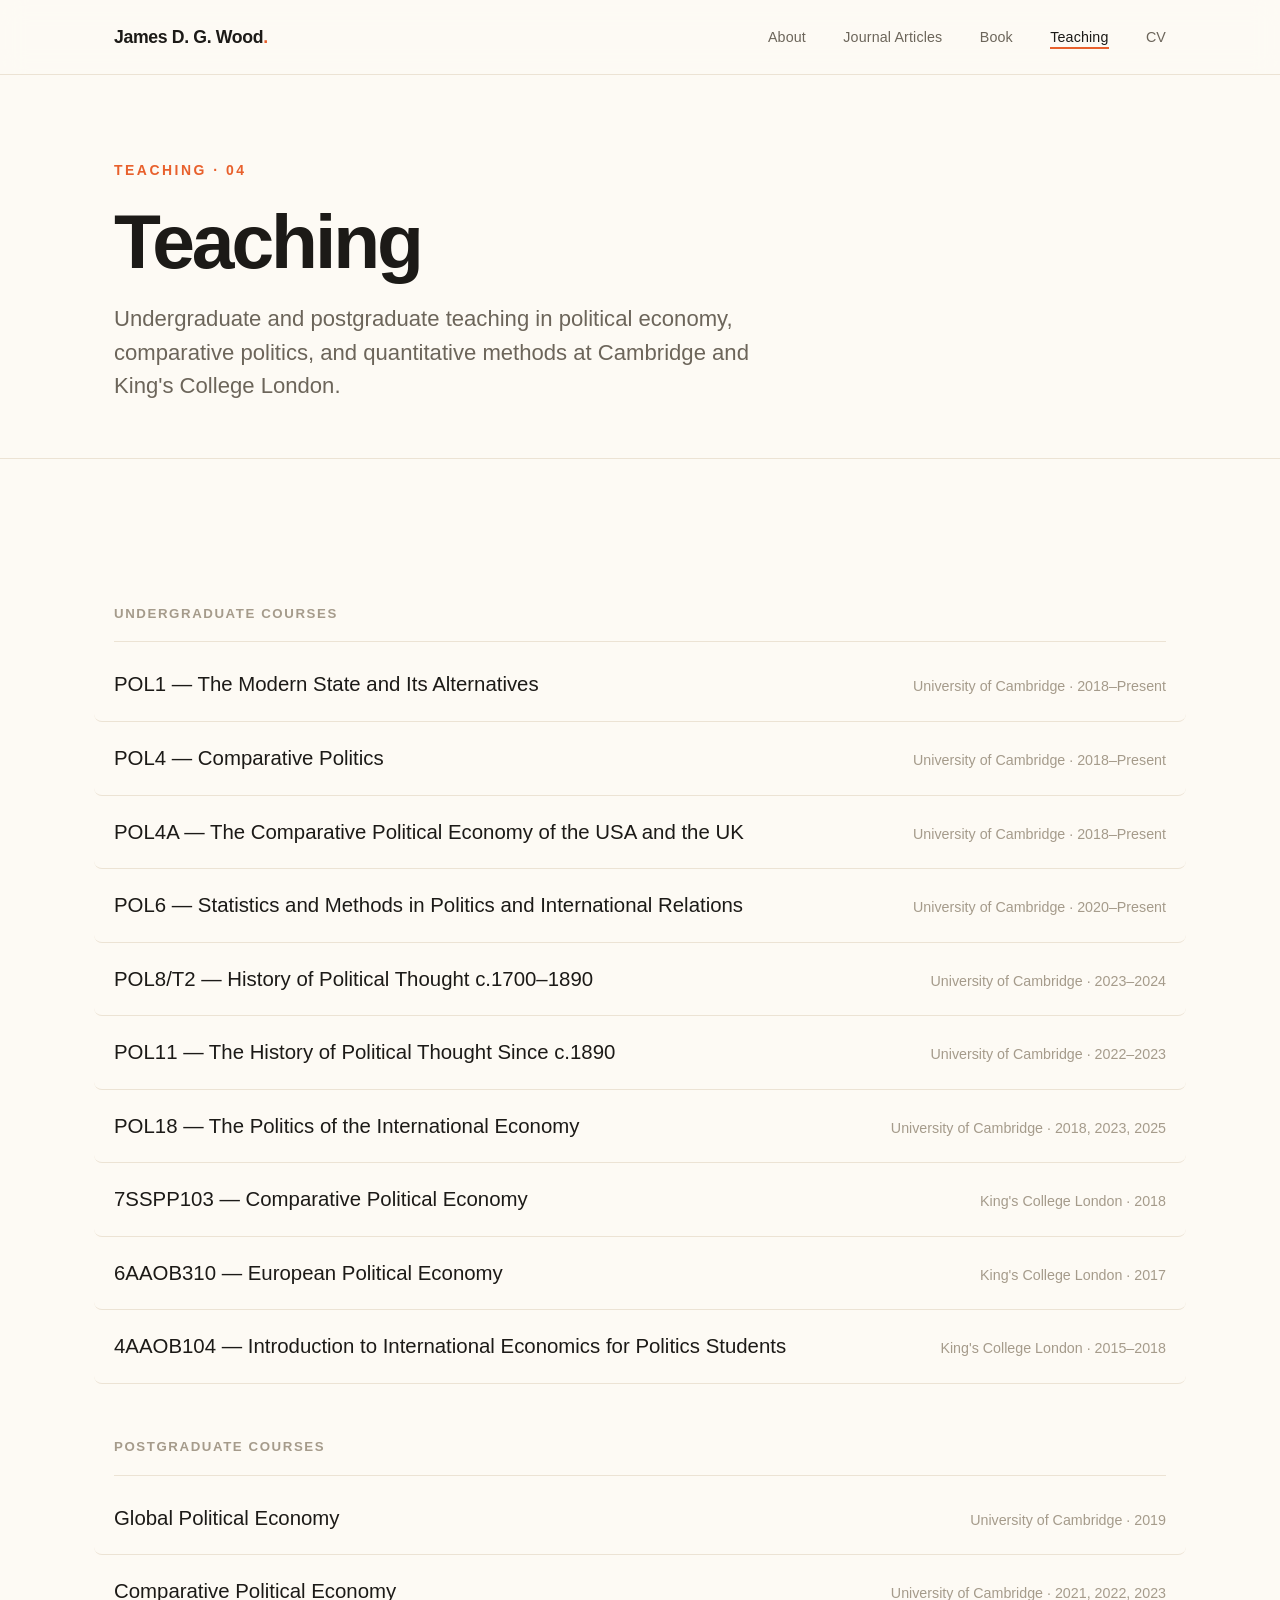
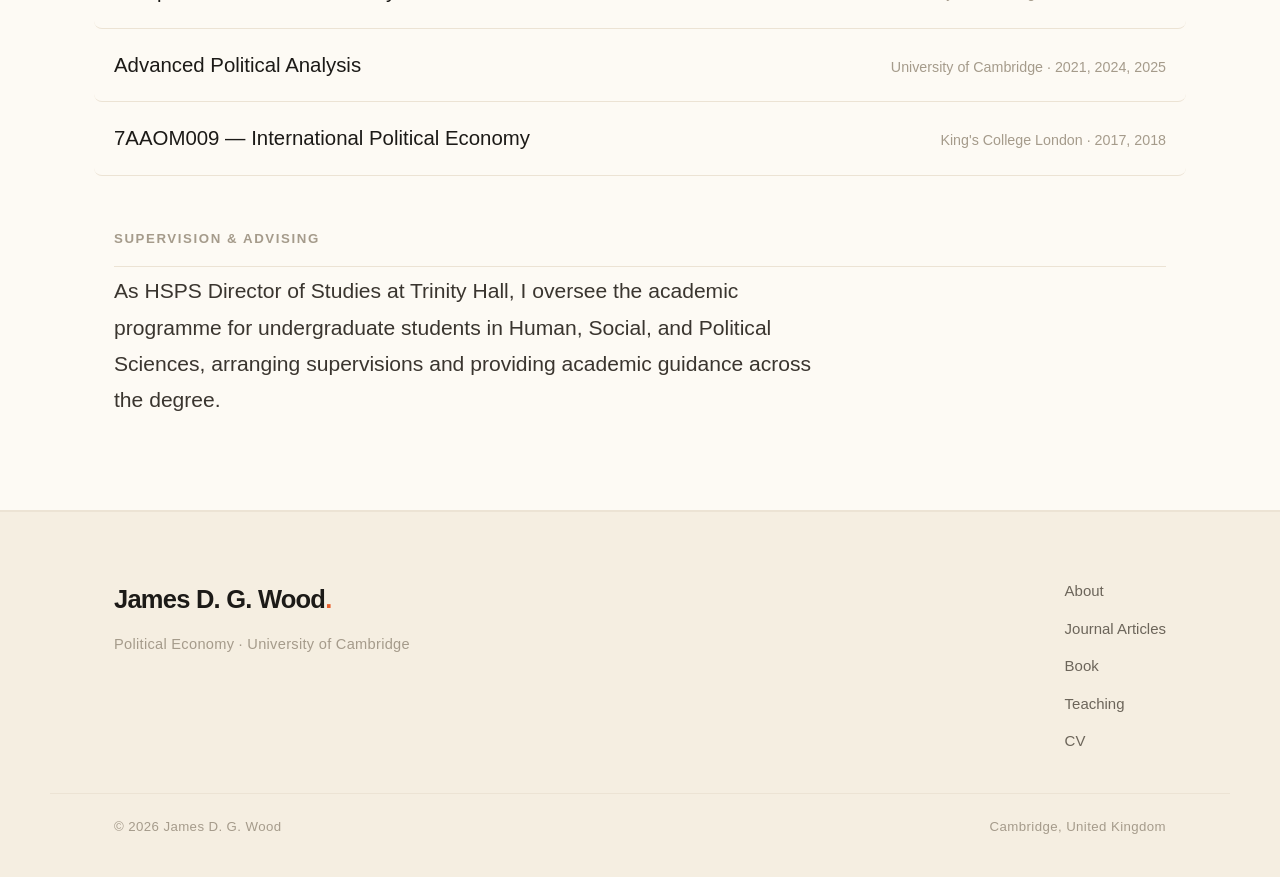
<file: teaching.html>
<!DOCTYPE html>
<html lang="en">
<head>
  <meta charset="UTF-8">
  <meta name="viewport" content="width=device-width, initial-scale=1.0">
  <meta name="description" content="Teaching – James D. G. Wood, University of Cambridge">
  <title>Teaching – James D. G. Wood</title>
  <link rel="stylesheet" href="style.css?v=3">
  <script>document.documentElement.classList.add('has-js')</script>
</head>
<body>

  <nav class="nav">
    <div class="nav-inner">
      <a href="index.html" class="nav-name">James D. G. Wood<span class="dot">.</span></a>
      <button class="menu-toggle" aria-label="Toggle menu" onclick="document.querySelector('.nav-links').classList.toggle('open')">
        <span></span><span></span><span></span>
      </button>
      <ul class="nav-links">
        <li><a href="index.html">About</a></li>
        <li><a href="journal-articles.html">Journal Articles</a></li>
        <li><a href="book.html">Book</a></li>
        <li><a href="teaching.html" class="active">Teaching</a></li>
        <li><a href="cv.html">CV</a></li>
      </ul>
    </div>
  </nav>

  <main>
    <section class="page-head">
      <div class="wrap">
        <div class="kicker">Teaching · 04</div>
        <h1 class="page-title">Teaching</h1>
        <p class="page-desc">Undergraduate and postgraduate teaching in political economy, comparative politics, and quantitative methods at Cambridge and King's College London.</p>
      </div>
    </section>

    <section class="band">
      <div class="band-inner">

        <p class="group-label">Undergraduate Courses</p>
        <div class="course" data-reveal>
          <div class="course-title">POL1 — The Modern State and Its Alternatives</div>
          <div class="course-meta">University of Cambridge · 2018–Present</div>
        </div>
        <div class="course" data-reveal>
          <div class="course-title">POL4 — Comparative Politics</div>
          <div class="course-meta">University of Cambridge · 2018–Present</div>
        </div>
        <div class="course" data-reveal>
          <div class="course-title">POL4A — The Comparative Political Economy of the USA and the UK</div>
          <div class="course-meta">University of Cambridge · 2018–Present</div>
        </div>
        <div class="course" data-reveal>
          <div class="course-title">POL6 — Statistics and Methods in Politics and International Relations</div>
          <div class="course-meta">University of Cambridge · 2020–Present</div>
        </div>
        <div class="course" data-reveal>
          <div class="course-title">POL8/T2 — History of Political Thought c.1700–1890</div>
          <div class="course-meta">University of Cambridge · 2023–2024</div>
        </div>
        <div class="course" data-reveal>
          <div class="course-title">POL11 — The History of Political Thought Since c.1890</div>
          <div class="course-meta">University of Cambridge · 2022–2023</div>
        </div>
        <div class="course" data-reveal>
          <div class="course-title">POL18 — The Politics of the International Economy</div>
          <div class="course-meta">University of Cambridge · 2018, 2023, 2025</div>
        </div>
        <div class="course" data-reveal>
          <div class="course-title">7SSPP103 — Comparative Political Economy</div>
          <div class="course-meta">King's College London · 2018</div>
        </div>
        <div class="course" data-reveal>
          <div class="course-title">6AAOB310 — European Political Economy</div>
          <div class="course-meta">King's College London · 2017</div>
        </div>
        <div class="course" data-reveal>
          <div class="course-title">4AAOB104 — Introduction to International Economics for Politics Students</div>
          <div class="course-meta">King's College London · 2015–2018</div>
        </div>

        <p class="group-label">Postgraduate Courses</p>
        <div class="course" data-reveal>
          <div class="course-title">Global Political Economy</div>
          <div class="course-meta">University of Cambridge · 2019</div>
        </div>
        <div class="course" data-reveal>
          <div class="course-title">Comparative Political Economy</div>
          <div class="course-meta">University of Cambridge · 2021, 2022, 2023</div>
        </div>
        <div class="course" data-reveal>
          <div class="course-title">Advanced Political Analysis</div>
          <div class="course-meta">University of Cambridge · 2021, 2024, 2025</div>
        </div>
        <div class="course" data-reveal>
          <div class="course-title">7AAOM009 — International Political Economy</div>
          <div class="course-meta">King's College London · 2017, 2018</div>
        </div>

        <p class="group-label">Supervision &amp; Advising</p>
        <p class="supervision" data-reveal>As HSPS Director of Studies at Trinity Hall, I oversee the academic programme for undergraduate students in Human, Social, and Political Sciences, arranging supervisions and providing academic guidance across the degree.</p>

      </div>
    </section>
  </main>

  <footer class="site-footer">
    <div class="footer-inner">
      <div class="f-brand">
        <div class="f-name">James D. G. Wood<span class="dot">.</span></div>
        <p class="f-tag">Political Economy · University of Cambridge</p>
      </div>
      <nav class="f-nav">
        <a href="index.html">About</a>
        <a href="journal-articles.html">Journal Articles</a>
        <a href="book.html">Book</a>
        <a href="teaching.html">Teaching</a>
        <a href="cv.html">CV</a>
      </nav>
    </div>
    <div class="footer-base">
      <span>&copy; 2026 James D. G. Wood</span>
      <span>Cambridge, United Kingdom</span>
    </div>
  </footer>

  <script src="reveal.js" defer></script>
</body>
</html>
</file>
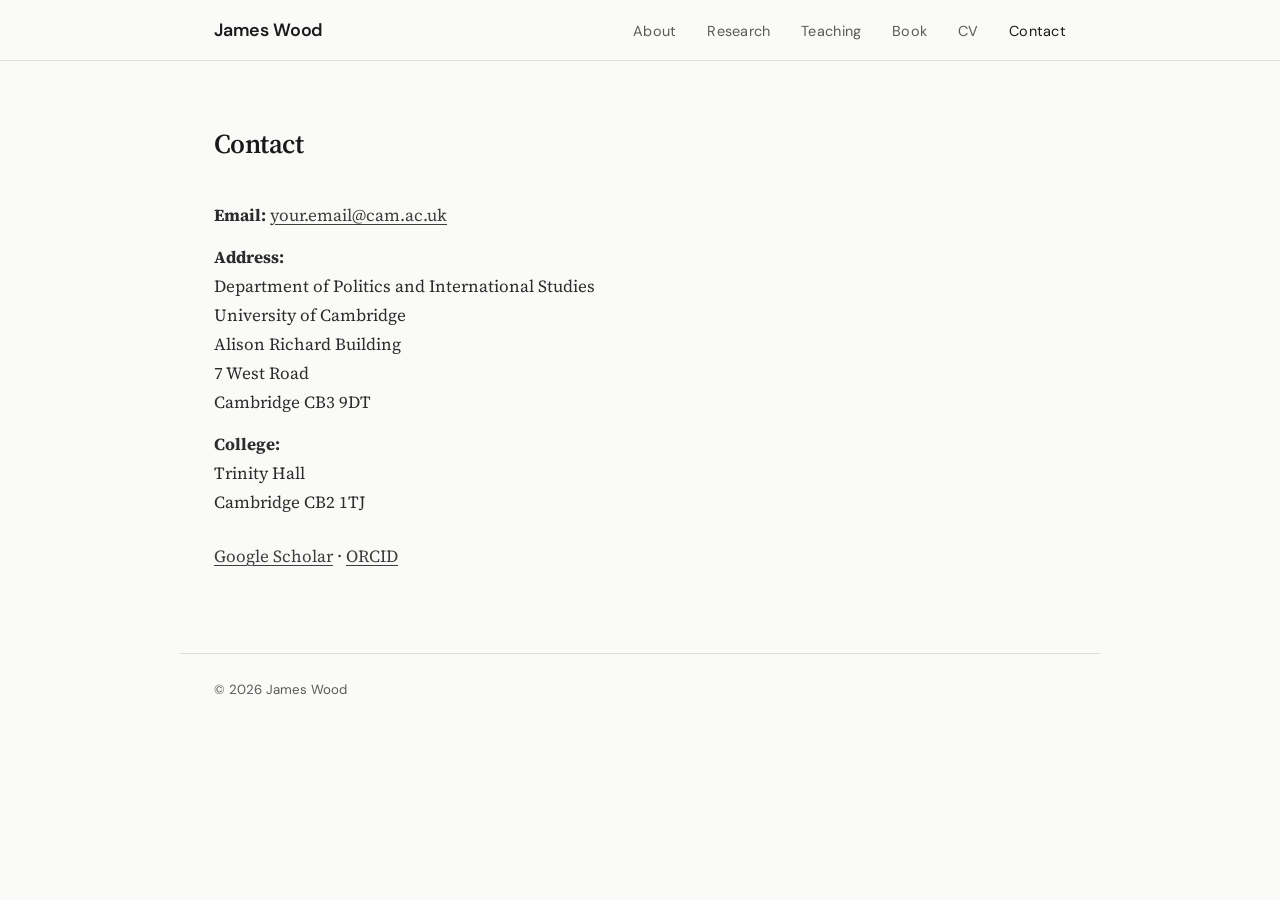
<file: files/contact.html>
<!DOCTYPE html>
<html lang="en">
<head>
  <meta charset="UTF-8">
  <meta name="viewport" content="width=device-width, initial-scale=1.0">
  <meta name="description" content="Contact – James Wood, University of Cambridge">
  <title>Contact – James Wood</title>
  <link rel="preconnect" href="https://fonts.googleapis.com">
  <link rel="preconnect" href="https://fonts.gstatic.com" crossorigin>
  <link href="https://fonts.googleapis.com/css2?family=DM+Sans:wght@400;500;600&family=Source+Serif+4:ital,wght@0,400;0,600;1,400&display=swap" rel="stylesheet">
  <link rel="stylesheet" href="style.css">
</head>
<body>

  <nav>
    <div class="nav-inner">
      <a href="index.html" class="site-name">James Wood</a>
      <button class="menu-toggle" aria-label="Toggle menu" onclick="document.querySelector('.nav-links').classList.toggle('open')">
        <span></span><span></span><span></span>
      </button>
      <ul class="nav-links">
        <li><a href="index.html">About</a></li>
        <li><a href="research.html">Research</a></li>
        <li><a href="teaching.html">Teaching</a></li>
        <li><a href="book.html">Book</a></li>
        <li><a href="cv.html">CV</a></li>
        <li><a href="contact.html" class="active">Contact</a></li>
      </ul>
    </div>
  </nav>

  <main>
    <div class="page-header">
      <h1>Contact</h1>
    </div>

    <div class="contact-info">
      <p><strong>Email:</strong> <a href="mailto:your.email@cam.ac.uk">your.email@cam.ac.uk</a></p>

      <p><strong>Address:</strong><br>
      Department of Politics and International Studies<br>
      University of Cambridge<br>
      Alison Richard Building<br>
      7 West Road<br>
      Cambridge CB3 9DT</p>

      <p><strong>College:</strong><br>
      Trinity Hall<br>
      Cambridge CB2 1TJ</p>

      <p style="margin-top: 1.5rem;">
        <a href="https://scholar.google.com/">Google Scholar</a> ·
        <a href="https://orcid.org/">ORCID</a>
      </p>
    </div>
  </main>

  <footer>
    &copy; 2026 James Wood
  </footer>

</body>
</html>
</file>
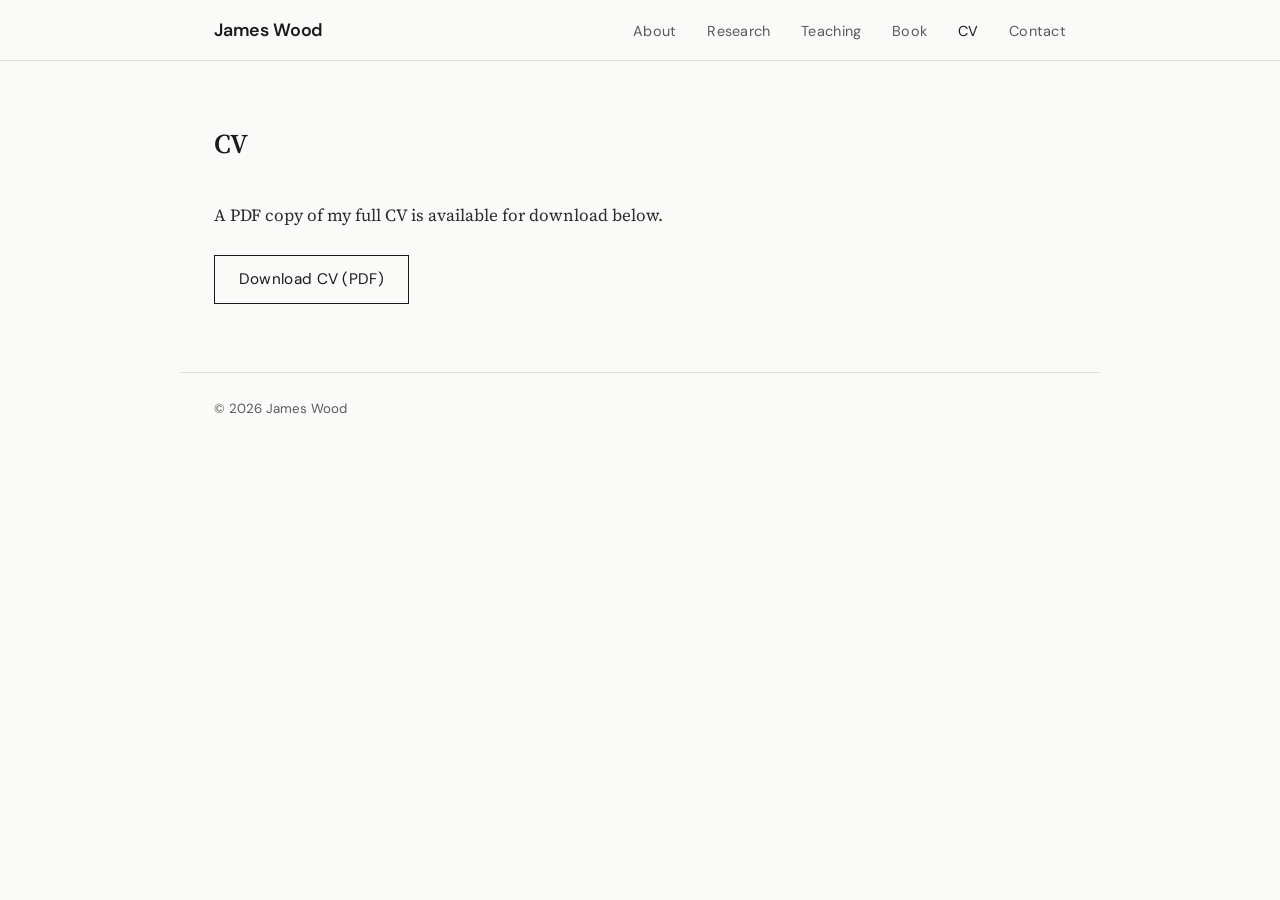
<file: files/cv.html>
<!DOCTYPE html>
<html lang="en">
<head>
  <meta charset="UTF-8">
  <meta name="viewport" content="width=device-width, initial-scale=1.0">
  <meta name="description" content="CV – James Wood, University of Cambridge">
  <title>CV – James Wood</title>
  <link rel="preconnect" href="https://fonts.googleapis.com">
  <link rel="preconnect" href="https://fonts.gstatic.com" crossorigin>
  <link href="https://fonts.googleapis.com/css2?family=DM+Sans:wght@400;500;600&family=Source+Serif+4:ital,wght@0,400;0,600;1,400&display=swap" rel="stylesheet">
  <link rel="stylesheet" href="style.css">
</head>
<body>

  <nav>
    <div class="nav-inner">
      <a href="index.html" class="site-name">James Wood</a>
      <button class="menu-toggle" aria-label="Toggle menu" onclick="document.querySelector('.nav-links').classList.toggle('open')">
        <span></span><span></span><span></span>
      </button>
      <ul class="nav-links">
        <li><a href="index.html">About</a></li>
        <li><a href="research.html">Research</a></li>
        <li><a href="teaching.html">Teaching</a></li>
        <li><a href="book.html">Book</a></li>
        <li><a href="cv.html" class="active">CV</a></li>
        <li><a href="contact.html">Contact</a></li>
      </ul>
    </div>
  </nav>

  <main>
    <div class="page-header">
      <h1>CV</h1>
    </div>

    <p>A PDF copy of my full CV is available for download below.</p>

    <p style="margin-top: 1.5rem;">
      <a href="cv.pdf" style="font-family: var(--font-nav); font-size: 0.9rem; display: inline-block; padding: 0.6rem 1.4rem; border: 1px solid var(--color-accent); color: var(--color-accent); text-decoration: none; letter-spacing: 0.02em; transition: all 0.2s ease;"
         onmouseover="this.style.backgroundColor='var(--color-accent)'; this.style.color='var(--color-bg)'"
         onmouseout="this.style.backgroundColor='transparent'; this.style.color='var(--color-accent)'">
        Download CV (PDF)
      </a>
    </p>

  </main>

  <footer>
    &copy; 2026 James Wood
  </footer>

</body>
</html>
</file>
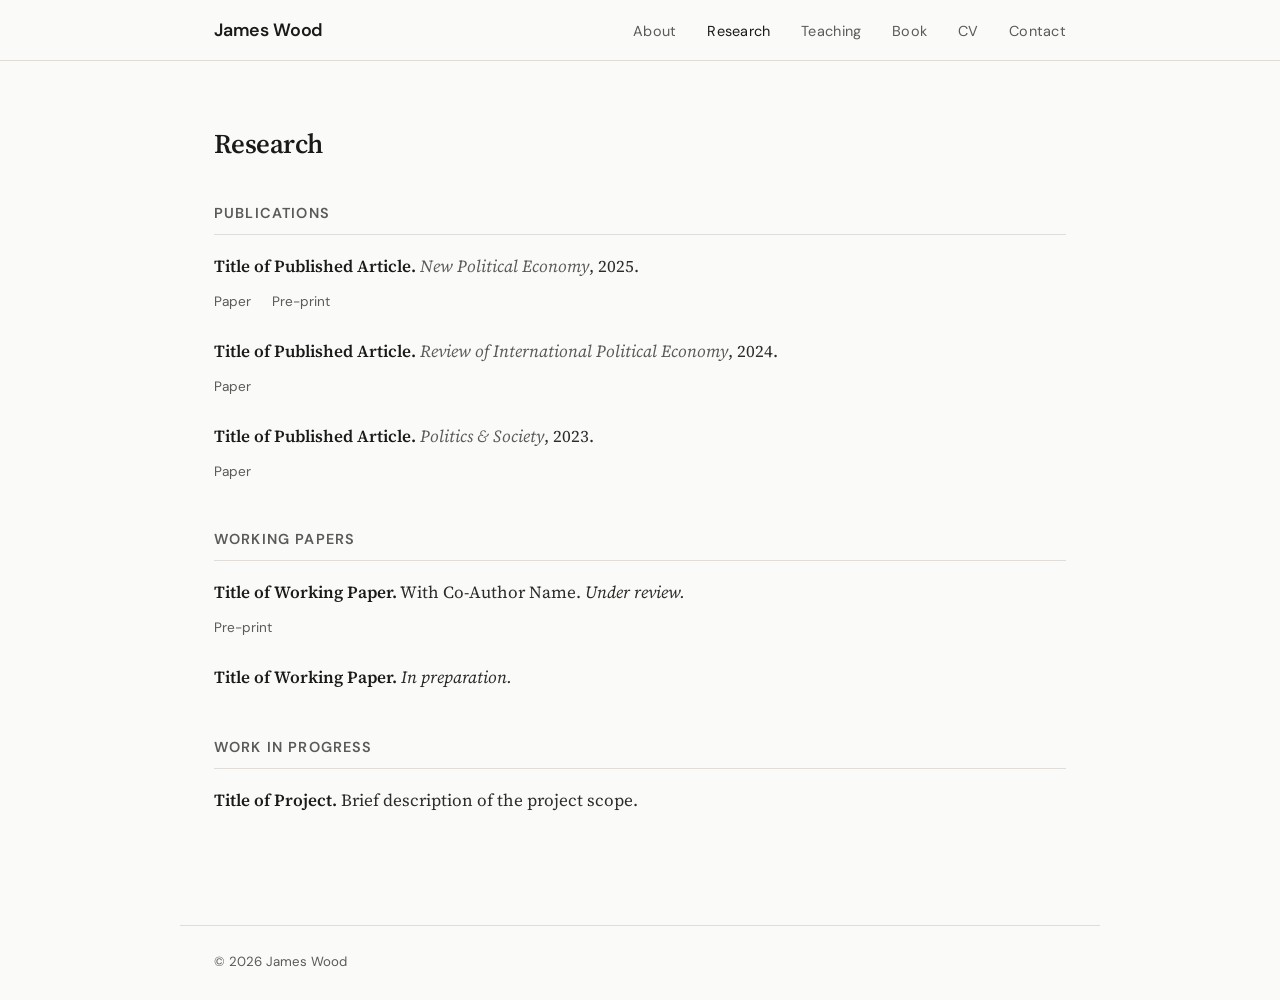
<file: files/research.html>
<!DOCTYPE html>
<html lang="en">
<head>
  <meta charset="UTF-8">
  <meta name="viewport" content="width=device-width, initial-scale=1.0">
  <meta name="description" content="Research – James Wood, University of Cambridge">
  <title>Research – James Wood</title>
  <link rel="preconnect" href="https://fonts.googleapis.com">
  <link rel="preconnect" href="https://fonts.gstatic.com" crossorigin>
  <link href="https://fonts.googleapis.com/css2?family=DM+Sans:wght@400;500;600&family=Source+Serif+4:ital,wght@0,400;0,600;1,400&display=swap" rel="stylesheet">
  <link rel="stylesheet" href="style.css">
</head>
<body>

  <nav>
    <div class="nav-inner">
      <a href="index.html" class="site-name">James Wood</a>
      <button class="menu-toggle" aria-label="Toggle menu" onclick="document.querySelector('.nav-links').classList.toggle('open')">
        <span></span><span></span><span></span>
      </button>
      <ul class="nav-links">
        <li><a href="index.html">About</a></li>
        <li><a href="research.html" class="active">Research</a></li>
        <li><a href="teaching.html">Teaching</a></li>
        <li><a href="book.html">Book</a></li>
        <li><a href="cv.html">CV</a></li>
        <li><a href="contact.html">Contact</a></li>
      </ul>
    </div>
  </nav>

  <main>
    <div class="page-header">
      <h1>Research</h1>
    </div>

    <div class="section-group">
      <h2>Publications</h2>

      <div class="pub-item">
        <p><span class="pub-title">Title of Published Article.</span> <span class="pub-venue">New Political Economy</span>, 2025.</p>
        <div class="pub-links">
          <a href="#">Paper</a>
          <a href="#">Pre-print</a>
        </div>
      </div>

      <div class="pub-item">
        <p><span class="pub-title">Title of Published Article.</span> <span class="pub-venue">Review of International Political Economy</span>, 2024.</p>
        <div class="pub-links">
          <a href="#">Paper</a>
        </div>
      </div>

      <div class="pub-item">
        <p><span class="pub-title">Title of Published Article.</span> <span class="pub-venue">Politics &amp; Society</span>, 2023.</p>
        <div class="pub-links">
          <a href="#">Paper</a>
        </div>
      </div>

    </div>

    <div class="section-group">
      <h2>Working Papers</h2>

      <div class="pub-item">
        <p><span class="pub-title">Title of Working Paper.</span> With Co-Author Name. <em>Under review.</em></p>
        <div class="pub-links">
          <a href="#">Pre-print</a>
        </div>
      </div>

      <div class="pub-item">
        <p><span class="pub-title">Title of Working Paper.</span> <em>In preparation.</em></p>
      </div>

    </div>

    <div class="section-group">
      <h2>Work in Progress</h2>

      <div class="pub-item">
        <p><span class="pub-title">Title of Project.</span> Brief description of the project scope.</p>
      </div>

    </div>
  </main>

  <footer>
    &copy; 2026 James Wood
  </footer>

</body>
</html>
</file>
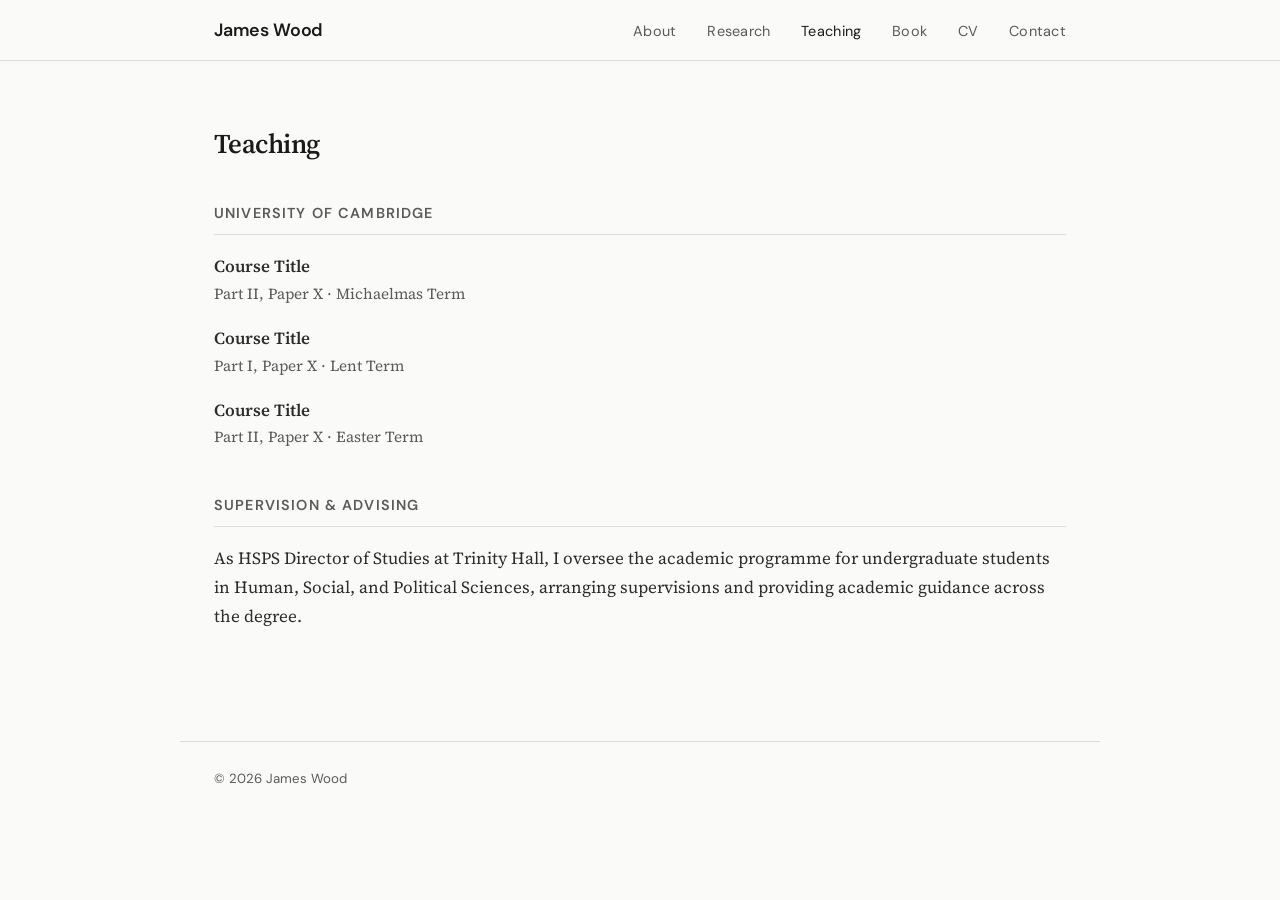
<file: files/teaching.html>
<!DOCTYPE html>
<html lang="en">
<head>
  <meta charset="UTF-8">
  <meta name="viewport" content="width=device-width, initial-scale=1.0">
  <meta name="description" content="Teaching – James Wood, University of Cambridge">
  <title>Teaching – James Wood</title>
  <link rel="preconnect" href="https://fonts.googleapis.com">
  <link rel="preconnect" href="https://fonts.gstatic.com" crossorigin>
  <link href="https://fonts.googleapis.com/css2?family=DM+Sans:wght@400;500;600&family=Source+Serif+4:ital,wght@0,400;0,600;1,400&display=swap" rel="stylesheet">
  <link rel="stylesheet" href="style.css">
</head>
<body>

  <nav>
    <div class="nav-inner">
      <a href="index.html" class="site-name">James Wood</a>
      <button class="menu-toggle" aria-label="Toggle menu" onclick="document.querySelector('.nav-links').classList.toggle('open')">
        <span></span><span></span><span></span>
      </button>
      <ul class="nav-links">
        <li><a href="index.html">About</a></li>
        <li><a href="research.html">Research</a></li>
        <li><a href="teaching.html" class="active">Teaching</a></li>
        <li><a href="book.html">Book</a></li>
        <li><a href="cv.html">CV</a></li>
        <li><a href="contact.html">Contact</a></li>
      </ul>
    </div>
  </nav>

  <main>
    <div class="page-header">
      <h1>Teaching</h1>
    </div>

    <div class="section-group">
      <h2>University of Cambridge</h2>

      <div class="teaching-item">
        <p><span class="course-title">Course Title</span></p>
        <p class="course-detail">Part II, Paper X · Michaelmas Term</p>
      </div>

      <div class="teaching-item">
        <p><span class="course-title">Course Title</span></p>
        <p class="course-detail">Part I, Paper X · Lent Term</p>
      </div>

      <div class="teaching-item">
        <p><span class="course-title">Course Title</span></p>
        <p class="course-detail">Part II, Paper X · Easter Term</p>
      </div>
    </div>

    <div class="section-group">
      <h2>Supervision &amp; Advising</h2>

      <p>As HSPS Director of Studies at Trinity Hall, I oversee the academic programme for undergraduate students in Human, Social, and Political Sciences, arranging supervisions and providing academic guidance across the degree.</p>
    </div>

  </main>

  <footer>
    &copy; 2026 James Wood
  </footer>

</body>
</html>
</file>
<file: style.css>
/* =====================================================================
   James D. G. Wood — Bright Editorial
   Space Grotesk (bold display/UI) + Spectral (serif body)
   Warm, airy, big type, smooth motion.
   ===================================================================== */

*, *::before, *::after { margin:0; padding:0; box-sizing:border-box; }

:root {
  --bg:          #fdfaf4;  /* bright warm white                 */
  --bg-2:        #f5eee1;  /* soft warm panel                   */
  --ink:         #1c1a17;  /* near-black warm                   */
  --text:        #3a352f;  /* body                              */
  --text-mid:    #6c655a;
  --text-mute:   #a59b8b;
  --accent:      #e8602c;  /* tangerine orange                  */
  --accent-deep: #cb4d1e;  /* hover                             */
  --accent-soft: #f7d8c5;
  --line:        #ece3d4;  /* hairline                          */
  --line-2:      #e1d6c3;

  --sans: 'Helvetica Neue', Helvetica, Arial, sans-serif;
  --serif:'Helvetica Neue', Helvetica, Arial, sans-serif;

  --wrap: 1180px;
  --pad: 64px;
  --nav-h: 74px;
  --ease: cubic-bezier(.2,.7,.2,1);
}

html { font-size:17px; scroll-behavior:smooth; -webkit-text-size-adjust:100%; }
body {
  font-family:var(--serif);
  color:var(--text);
  background:var(--bg);
  line-height:1.7;
  -webkit-font-smoothing:antialiased;
  text-rendering:optimizeLegibility;
  overflow-x:hidden;
}
::selection { background:var(--accent); color:#fff; }

.wrap { max-width:var(--wrap); margin:0 auto; padding:0 var(--pad); }

/* ===================== Navigation ===================== */
.nav {
  position:sticky; top:0; z-index:200;
  background:rgba(253,250,244,.82);
  backdrop-filter:saturate(140%) blur(12px);
  -webkit-backdrop-filter:saturate(140%) blur(12px);
  border-bottom:1px solid var(--line);
}
.nav-inner {
  max-width:var(--wrap); margin:0 auto; padding:0 var(--pad);
  height:var(--nav-h);
  display:flex; align-items:center; justify-content:space-between;
}
.nav-name {
  font-family:var(--sans); font-size:1.04rem; font-weight:700;
  color:var(--ink); text-decoration:none; letter-spacing:-.02em;
  white-space:nowrap;
}
.nav-name .dot { color:var(--accent); }
.nav-links { display:flex; gap:2.2rem; list-style:none; align-items:center; }
.nav-links a {
  font-family:var(--sans); font-size:.84rem; font-weight:500;
  color:var(--text-mid); text-decoration:none; letter-spacing:.01em;
  position:relative; padding:4px 0; transition:color .22s var(--ease);
}
.nav-links a::after {
  content:""; position:absolute; left:0; right:100%; bottom:0;
  height:2px; background:var(--accent); transition:right .28s var(--ease);
}
.nav-links a:hover { color:var(--ink); }
.nav-links a:hover::after { right:0; }
.nav-links a.active { color:var(--ink); }
.nav-links a.active::after { right:0; }

.menu-toggle { display:none; background:none; border:none; cursor:pointer; padding:.4rem; }
.menu-toggle span { display:block; width:22px; height:2px; background:var(--ink); margin:5px 0; transition:.3s; }

/* ===================== Hero (home) ===================== */
.hero { background:var(--bg); }
.hero-inner {
  max-width:var(--wrap); margin:0 auto; padding:96px var(--pad) 40px;
  display:grid; grid-template-columns:1fr 240px; gap:60px; align-items:center;
}
.kicker {
  font-family:var(--sans); font-size:.82rem; font-weight:600;
  letter-spacing:.18em; text-transform:uppercase; color:var(--accent);
  margin-bottom:30px;
}
.hero-name {
  font-family:var(--sans); font-weight:700; font-size:clamp(3.2rem,8.5vw,6.6rem);
  line-height:.92; letter-spacing:-.045em; color:var(--ink); margin-bottom:30px;
}
.hero-name .dot { color:var(--accent); }
.hero-role {
  font-family:var(--serif); font-size:1.4rem; line-height:1.4;
  color:var(--text-mid); max-width:48ch; font-weight:400;
}
.hero-role span { display:block; }
.hero-role .nb { display:inline; white-space:nowrap; }
.hero-role span + span { margin-top:.7rem; }
.hero-portrait {
  width:240px; height:300px; border-radius:6px; overflow:hidden;
  background:linear-gradient(155deg,#f3a96f,var(--accent) 72%,#d8501e);
  display:flex; align-items:center; justify-content:center; position:relative;
  box-shadow:0 22px 50px -24px rgba(203,77,30,.55);
  transition:transform .5s var(--ease);
}
.hero-portrait:hover { transform:translateY(-6px) rotate(-1.4deg); }
.hero-portrait img { position:absolute; inset:0; width:100%; height:100%; object-fit:cover; object-position:50% 30%; }
.hero-portrait .ph {
  font-family:var(--sans); font-weight:700; font-size:2rem; color:rgba(255,255,255,.92);
  letter-spacing:.04em; display:flex; flex-direction:column; align-items:center; gap:4px;
}
.hero-portrait .ph small { font-size:.6rem; letter-spacing:.16em; text-transform:uppercase; opacity:.85; }

.hero-meta {
  max-width:var(--wrap); margin:0 auto; padding:0 var(--pad) 70px;
}
.hero-meta-row {
  display:flex; gap:36px; flex-wrap:wrap; align-items:center;
  border-top:1px solid var(--line); padding-top:22px;
}
.hero-meta-row span {
  font-family:var(--sans); font-size:.8rem; font-weight:500;
  letter-spacing:.04em; color:var(--text-mid);
  display:inline-flex; align-items:center; gap:10px;
}
.hero-meta-row span:not(.spacer)::before { content:""; width:6px; height:6px; border-radius:50%; background:var(--accent); }
.hero-meta-row .spacer { flex:1; }
.hero-meta-row .scroll { color:var(--accent); font-weight:600; }

/* ===================== Bands / sections ===================== */
.band { padding:92px 0; border-bottom:1px solid var(--line); }
.band.alt { background:var(--bg-2); }
.band-inner { max-width:var(--wrap); margin:0 auto; padding:0 var(--pad); }

.two-col { display:grid; grid-template-columns:230px 1fr; gap:64px; align-items:start; }
.col-label {
  font-family:var(--sans); font-size:.84rem; font-weight:600;
  letter-spacing:.1em; text-transform:uppercase; color:var(--ink);
  display:flex; align-items:baseline; gap:14px; position:sticky; top:calc(var(--nav-h) + 30px);
}
.col-label .idx { color:var(--accent); font-size:.78rem; font-weight:700; }

.prose { font-size:1.24rem; line-height:1.74; color:var(--text); max-width:60ch; }
.prose p { margin-bottom:1.15rem; }
.prose p:last-child { margin-bottom:0; }
.prose em { font-style:italic; }
.prose a {
  color:var(--accent-deep); text-decoration:none; font-weight:500;
  background:linear-gradient(var(--accent),var(--accent)) no-repeat left bottom / 0 2px;
  padding-bottom:1px; transition:background-size .3s var(--ease), color .2s;
}
.prose a:hover { background-size:100% 2px; color:var(--accent); }

.interests-label {
  font-family:var(--sans); font-size:.76rem; font-weight:600; letter-spacing:.12em;
  text-transform:uppercase; color:var(--text-mute); margin:38px 0 16px;
}
.interests { display:flex; flex-wrap:wrap; gap:11px; list-style:none; }
.interests li {
  font-family:var(--sans); font-size:.86rem; font-weight:500; color:#4a463f;
  border:1px solid var(--line-2); padding:9px 18px; border-radius:100px;
  background:#fff; transition:transform .22s var(--ease), border-color .22s, color .22s, background .22s;
}
.interests li:hover { border-color:var(--accent); color:var(--accent); transform:translateY(-3px); background:#fff; }

/* ===================== Interior page header ===================== */
.page-head { padding:84px 0 56px; border-bottom:1px solid var(--line); }
.page-head .kicker { margin-bottom:22px; }
.page-title {
  font-family:var(--sans); font-weight:700; font-size:clamp(2.6rem,6vw,4.6rem);
  line-height:.96; letter-spacing:-.04em; color:var(--ink);
}
.page-desc {
  font-family:var(--serif); font-size:1.3rem; color:var(--text-mid);
  margin-top:24px; max-width:52ch; line-height:1.5;
}

/* ===================== Publications ===================== */
.pub-list { max-width:var(--wrap); }
.group-label {
  font-family:var(--sans); font-size:.78rem; font-weight:600; letter-spacing:.12em;
  text-transform:uppercase; color:var(--text-mute);
  margin:52px 0 6px; padding-bottom:16px; border-bottom:1px solid var(--line);
}
.pub {
  display:grid; grid-template-columns:92px 1fr; gap:30px;
  padding:30px 20px; margin:0 -20px;
  border-bottom:1px solid var(--line);
  text-decoration:none; color:inherit; position:relative;
  border-radius:8px;
  transition:background .28s var(--ease), transform .28s var(--ease);
}
.pub:hover { background:#fff; transform:translateX(8px); box-shadow:0 18px 44px -28px rgba(28,26,23,.32); }
.pub-year {
  font-family:var(--sans); font-size:.96rem; font-weight:700;
  color:var(--text-mute); letter-spacing:.01em; padding-top:.3rem;
  transition:color .28s var(--ease);
}
.pub:hover .pub-year { color:var(--accent); }
.pub-title {
  font-family:var(--serif); font-size:1.34rem; font-weight:500; line-height:1.32;
  color:var(--ink); letter-spacing:-.005em; margin-bottom:8px; text-wrap:pretty;
}
.pub-meta { font-family:var(--sans); font-size:.88rem; color:var(--text-mid); line-height:1.5; }
.pub-meta .venue { font-style:normal; color:var(--accent-deep); font-weight:600; }
.pub-meta .authors { color:var(--text-mute); }

/* ===================== Teaching ===================== */
.course {
  display:grid; grid-template-columns:1fr auto; gap:30px; align-items:baseline;
  padding:22px 20px; margin:0 -20px; border-bottom:1px solid var(--line);
  border-radius:8px;
  transition:background .28s var(--ease), transform .28s var(--ease);
}
.course:hover { background:#fff; transform:translateX(8px); }
.course-title { font-family:var(--serif); font-size:1.2rem; font-weight:500; color:var(--ink); line-height:1.4; }
.course-meta { font-family:var(--sans); font-size:.84rem; color:var(--text-mute); white-space:nowrap; text-align:right; }
.supervision { font-size:1.24rem; line-height:1.72; color:var(--text); max-width:60ch; }

/* ===================== Book ===================== */
.book-grid { display:grid; grid-template-columns:320px 1fr; gap:72px; align-items:start; }
.book-cover { position:sticky; top:calc(var(--nav-h) + 34px); }
.book-cover a { display:block; border-radius:4px; }
.book-cover img {
  width:100%; border-radius:4px; display:block;
  box-shadow:0 26px 60px -24px rgba(28,26,23,.42);
  transition:transform .5s var(--ease), box-shadow .5s var(--ease);
}
.book-cover img:hover { transform:translateY(-8px) rotate(-1deg); box-shadow:0 36px 74px -26px rgba(203,77,30,.46); }
.book-pub {
  font-family:var(--sans); font-size:.82rem; font-weight:500; letter-spacing:.04em;
  color:var(--text-mute); margin-top:18px; text-align:center;
}
.book-sub { font-family:var(--serif); font-style:italic; font-size:1.4rem; color:var(--text-mid); margin-bottom:30px; }
.book-body { font-size:1.24rem; line-height:1.74; color:var(--text); max-width:58ch; }
.book-body p { margin-bottom:1.2rem; }
.book-cta {
  display:inline-flex; align-items:center; gap:10px; margin-top:10px;
  font-family:var(--sans); font-size:.92rem; font-weight:600; letter-spacing:.01em;
  color:#fff; background:var(--accent); text-decoration:none;
  padding:15px 30px; border-radius:100px;
  transition:background .22s var(--ease), transform .22s var(--ease), box-shadow .22s var(--ease);
  box-shadow:0 12px 28px -12px rgba(203,77,30,.5);
}
.book-cta:hover { background:var(--accent-deep); transform:translateY(-3px); box-shadow:0 18px 36px -12px rgba(203,77,30,.6); }

.endorse-label {
  font-family:var(--sans); font-size:.78rem; font-weight:600; letter-spacing:.12em;
  text-transform:uppercase; color:var(--text-mute);
  margin:52px 0 26px; padding-bottom:16px; border-bottom:1px solid var(--line);
}
.endorse { padding-left:28px; border-left:3px solid var(--accent); margin-bottom:32px; max-width:58ch; }
.endorse p { font-family:var(--serif); font-style:italic; font-size:1.26rem; line-height:1.58; color:var(--ink); margin-bottom:11px; }
.endorse cite { font-family:var(--sans); font-style:normal; font-size:.86rem; font-weight:600; color:var(--accent-deep); letter-spacing:.02em; }

/* ===================== CV ===================== */
.cv-card {
  background:var(--bg-2); border:1px solid var(--line-2); border-radius:14px;
  padding:56px 60px; display:flex; justify-content:space-between; align-items:center;
  gap:44px; flex-wrap:wrap; max-width:var(--wrap);
}
.cv-card h2 { font-family:var(--sans); font-weight:700; font-size:2rem; letter-spacing:-.03em; color:var(--ink); margin-bottom:10px; }
.cv-card p { font-family:var(--serif); color:var(--text-mid); font-size:1.16rem; max-width:42ch; }
.cv-download {
  display:inline-flex; align-items:center; gap:10px; flex-shrink:0;
  font-family:var(--sans); font-size:.94rem; font-weight:600; letter-spacing:.01em;
  color:#fff; background:var(--accent); text-decoration:none;
  padding:16px 32px; border-radius:100px;
  transition:transform .22s var(--ease), background .22s var(--ease), box-shadow .22s var(--ease);
  box-shadow:0 12px 28px -12px rgba(203,77,30,.5);
}
.cv-download:hover { background:var(--accent-deep); transform:translateY(-3px); box-shadow:0 18px 36px -12px rgba(203,77,30,.6); }

/* ===================== Footer ===================== */
.site-footer { background:var(--bg-2); border-top:1px solid var(--line); }
.footer-inner {
  max-width:var(--wrap); margin:0 auto; padding:66px var(--pad) 40px;
  display:flex; justify-content:space-between; gap:44px; flex-wrap:wrap;
}
.f-name { font-family:var(--sans); font-size:1.5rem; font-weight:700; letter-spacing:-.03em; color:var(--ink); margin-bottom:10px; }
.f-name .dot { color:var(--accent); }
.f-tag { font-family:var(--sans); font-size:.86rem; color:var(--text-mute); letter-spacing:.02em; }
.f-nav { display:flex; flex-direction:column; gap:12px; }
.f-nav a {
  font-family:var(--sans); font-size:.88rem; color:var(--text-mid);
  text-decoration:none; transition:color .2s var(--ease), transform .2s var(--ease);
  width:max-content;
}
.f-nav a:hover { color:var(--accent); transform:translateX(4px); }
.footer-base {
  max-width:var(--wrap); margin:0 auto; padding:22px var(--pad) 38px;
  border-top:1px solid var(--line);
  display:flex; justify-content:space-between; gap:20px; flex-wrap:wrap;
  font-family:var(--sans); font-size:.78rem; color:var(--text-mute); letter-spacing:.03em;
}

/* ===================== Motion ===================== */
@keyframes rise { from { opacity:0; transform:translateY(22px); } to { opacity:1; transform:none; } }

.has-js .hero-main .kicker { animation:rise .8s var(--ease) .05s both; }
.has-js .hero-main .hero-name { animation:rise .8s var(--ease) .16s both; }
.has-js .hero-main .hero-role { animation:rise .8s var(--ease) .28s both; }
.has-js .hero-portrait { animation:rise .9s var(--ease) .34s both; }
.has-js .hero-meta-row { animation:rise .8s var(--ease) .44s both; }
.has-js .page-head .kicker { animation:rise .7s var(--ease) .05s both; }
.has-js .page-head .page-title { animation:rise .8s var(--ease) .14s both; }
.has-js .page-head .page-desc { animation:rise .8s var(--ease) .24s both; }

/* scroll reveal */
.has-js [data-reveal] { opacity:0; transform:translateY(26px); transition:opacity .75s var(--ease), transform .75s var(--ease); }
[data-reveal].in { opacity:1; transform:none; }
.has-js [data-reveal] .pub,
.has-js [data-reveal] .course,
.has-js [data-reveal] .endorse,
.has-js [data-reveal] .group-label { opacity:0; transform:translateY(18px); transition:opacity .6s var(--ease), transform .6s var(--ease); }
[data-reveal].in .pub,
[data-reveal].in .course,
[data-reveal].in .endorse,
[data-reveal].in .group-label { opacity:1; transform:none; }
[data-reveal].in .pub:nth-child(2) { transition-delay:.05s; }
[data-reveal].in .pub:nth-child(3) { transition-delay:.10s; }
[data-reveal].in .pub:nth-child(4) { transition-delay:.15s; }
[data-reveal].in .pub:nth-child(5) { transition-delay:.20s; }
[data-reveal].in .pub:nth-child(6) { transition-delay:.24s; }

@media (prefers-reduced-motion: reduce) {
  * { animation:none !important; transition:none !important; }
  .has-js [data-reveal], .has-js [data-reveal] * { opacity:1 !important; transform:none !important; }
}

/* ===================== Responsive ===================== */
@media (max-width:860px) {
  :root { --pad:34px; }
  .two-col { grid-template-columns:1fr; gap:28px; }
  .col-label { position:static; }
  .book-grid { grid-template-columns:1fr; gap:36px; }
  .book-cover { position:static; max-width:260px; }
}
@media (max-width:680px) {
  html { font-size:16px; }
  .menu-toggle { display:block; }
  .nav-links {
    display:none; position:absolute; top:var(--nav-h); left:0; right:0;
    flex-direction:column; gap:1.2rem; background:var(--bg);
    border-bottom:1px solid var(--line); padding:1.5rem var(--pad);
  }
  .nav-links.open { display:flex; }
  .hero-inner { grid-template-columns:1fr; gap:36px; padding-top:62px; }
  .hero-portrait { width:152px; height:188px; order:-1; }
  .hero-role { font-size:1.3rem; }
  .pub { grid-template-columns:1fr; gap:8px; }
  .pub:hover, .course:hover { transform:none; }
  .pub-year { padding-top:0; }
  .course { grid-template-columns:1fr; gap:5px; }
  .course-meta { text-align:left; }
  .footer-inner { flex-direction:column; gap:30px; }
  .cv-card { padding:38px 32px; }
}
</file>
<file: files/style.css>
/* ===== Reset & Base ===== */
*, *::before, *::after {
  margin: 0;
  padding: 0;
  box-sizing: border-box;
}

:root {
  --color-bg: #fafaf8;
  --color-text: #2c2c2c;
  --color-text-light: #5a5a5a;
  --color-accent: #1a1a1a;
  --color-border: #e0ddd8;
  --color-link: #3d3d3d;
  --color-link-hover: #000;
  --font-body: 'Source Serif 4', 'Georgia', serif;
  --font-nav: 'DM Sans', 'Helvetica Neue', sans-serif;
  --max-width: 920px;
  --nav-height: 60px;
}

html {
  font-size: 17px;
  scroll-behavior: smooth;
}

body {
  font-family: var(--font-body);
  color: var(--color-text);
  background-color: var(--color-bg);
  line-height: 1.7;
  -webkit-font-smoothing: antialiased;
}

/* ===== Navigation ===== */
nav {
  position: sticky;
  top: 0;
  z-index: 100;
  background-color: var(--color-bg);
  border-bottom: 1px solid var(--color-border);
}

nav .nav-inner {
  max-width: var(--max-width);
  margin: 0 auto;
  padding: 0 2rem;
  height: var(--nav-height);
  display: flex;
  align-items: center;
  justify-content: space-between;
}

nav .site-name {
  font-family: var(--font-nav);
  font-size: 1.05rem;
  font-weight: 600;
  color: var(--color-accent);
  text-decoration: none;
  letter-spacing: -0.01em;
}

nav .nav-links {
  display: flex;
  gap: 1.8rem;
  list-style: none;
}

nav .nav-links a {
  font-family: var(--font-nav);
  font-size: 0.85rem;
  font-weight: 400;
  color: var(--color-text-light);
  text-decoration: none;
  letter-spacing: 0.02em;
  transition: color 0.2s ease;
}

nav .nav-links a:hover,
nav .nav-links a.active {
  color: var(--color-accent);
}

/* Mobile menu toggle */
.menu-toggle {
  display: none;
  background: none;
  border: none;
  cursor: pointer;
  padding: 0.5rem;
}

.menu-toggle span {
  display: block;
  width: 20px;
  height: 1.5px;
  background: var(--color-accent);
  margin: 5px 0;
  transition: all 0.3s ease;
}

/* ===== Main Content ===== */
main {
  max-width: var(--max-width);
  margin: 0 auto;
  padding: 3.5rem 2rem 4rem;
}

/* ===== Home / About Layout ===== */
.home-layout {
  display: grid;
  grid-template-columns: 280px 1fr;
  gap: 3rem;
  align-items: start;
}

.home-photo img {
  width: 100%;
  border-radius: 3px;
  filter: grayscale(0%);
}

.home-text h1 {
  font-family: var(--font-body);
  font-size: 1.75rem;
  font-weight: 600;
  color: var(--color-accent);
  margin-bottom: 0.2rem;
  letter-spacing: -0.02em;
}

.home-text .subtitle {
  font-family: var(--font-nav);
  font-size: 0.9rem;
  color: var(--color-text-light);
  margin-bottom: 1.5rem;
  letter-spacing: 0.01em;
}

.home-text p {
  margin-bottom: 1rem;
  color: var(--color-text);
}

.home-text p:last-child {
  margin-bottom: 0;
}

.home-text a {
  color: var(--color-link);
  text-decoration: underline;
  text-underline-offset: 3px;
  text-decoration-thickness: 1px;
  transition: color 0.2s ease;
}

.home-text a:hover {
  color: var(--color-link-hover);
}

/* ===== Interior Pages ===== */
.page-header {
  margin-bottom: 2rem;
}

.page-header h1 {
  font-family: var(--font-body);
  font-size: 1.6rem;
  font-weight: 600;
  color: var(--color-accent);
  letter-spacing: -0.02em;
}

/* Research / Publications */
.section-group {
  margin-bottom: 2.5rem;
}

.section-group h2 {
  font-family: var(--font-nav);
  font-size: 0.85rem;
  font-weight: 600;
  text-transform: uppercase;
  letter-spacing: 0.08em;
  color: var(--color-text-light);
  margin-bottom: 1rem;
  padding-bottom: 0.5rem;
  border-bottom: 1px solid var(--color-border);
}

.pub-item {
  margin-bottom: 1.3rem;
}

.pub-item .pub-title {
  font-weight: 600;
  color: var(--color-accent);
}

.pub-item .pub-venue {
  font-style: italic;
  color: var(--color-text-light);
}

.pub-item .pub-links {
  margin-top: 0.3rem;
}

.pub-item .pub-links a {
  font-family: var(--font-nav);
  font-size: 0.8rem;
  color: var(--color-text-light);
  text-decoration: none;
  margin-right: 1rem;
  transition: color 0.2s ease;
}

.pub-item .pub-links a:hover {
  color: var(--color-accent);
}

/* Teaching */
.teaching-item {
  margin-bottom: 1rem;
}

.teaching-item .course-title {
  font-weight: 600;
}

.teaching-item .course-detail {
  font-size: 0.9rem;
  color: var(--color-text-light);
}

/* Contact */
.contact-info p {
  margin-bottom: 0.8rem;
}

.contact-info a {
  color: var(--color-link);
  text-decoration: underline;
  text-underline-offset: 3px;
  text-decoration-thickness: 1px;
  transition: color 0.2s ease;
}

.contact-info a:hover {
  color: var(--color-link-hover);
}

/* Book page */
.book-layout {
  display: grid;
  grid-template-columns: 200px 1fr;
  gap: 2.5rem;
  align-items: start;
}

.book-cover img {
  width: 100%;
  border-radius: 2px;
  box-shadow: 0 2px 12px rgba(0,0,0,0.1);
}

.book-text p {
  margin-bottom: 1rem;
}

.book-text a {
  color: var(--color-link);
  text-decoration: underline;
  text-underline-offset: 3px;
  text-decoration-thickness: 1px;
  transition: color 0.2s ease;
}

.book-text a:hover {
  color: var(--color-link-hover);
}

/* ===== Footer ===== */
footer {
  max-width: var(--max-width);
  margin: 0 auto;
  padding: 1.5rem 2rem;
  border-top: 1px solid var(--color-border);
  font-family: var(--font-nav);
  font-size: 0.78rem;
  color: var(--color-text-light);
}

/* ===== Responsive ===== */
@media (max-width: 700px) {
  html {
    font-size: 16px;
  }

  .menu-toggle {
    display: block;
  }

  nav .nav-links {
    display: none;
    position: absolute;
    top: var(--nav-height);
    left: 0;
    right: 0;
    background: var(--color-bg);
    border-bottom: 1px solid var(--color-border);
    flex-direction: column;
    padding: 1rem 2rem;
    gap: 0.8rem;
  }

  nav .nav-links.open {
    display: flex;
  }

  .home-layout {
    grid-template-columns: 1fr;
    gap: 1.5rem;
  }

  .home-photo {
    max-width: 240px;
  }

  .book-layout {
    grid-template-columns: 1fr;
    gap: 1.5rem;
  }

  .book-cover {
    max-width: 180px;
  }

  main {
    padding: 2rem 1.2rem 3rem;
  }
}
</file>
